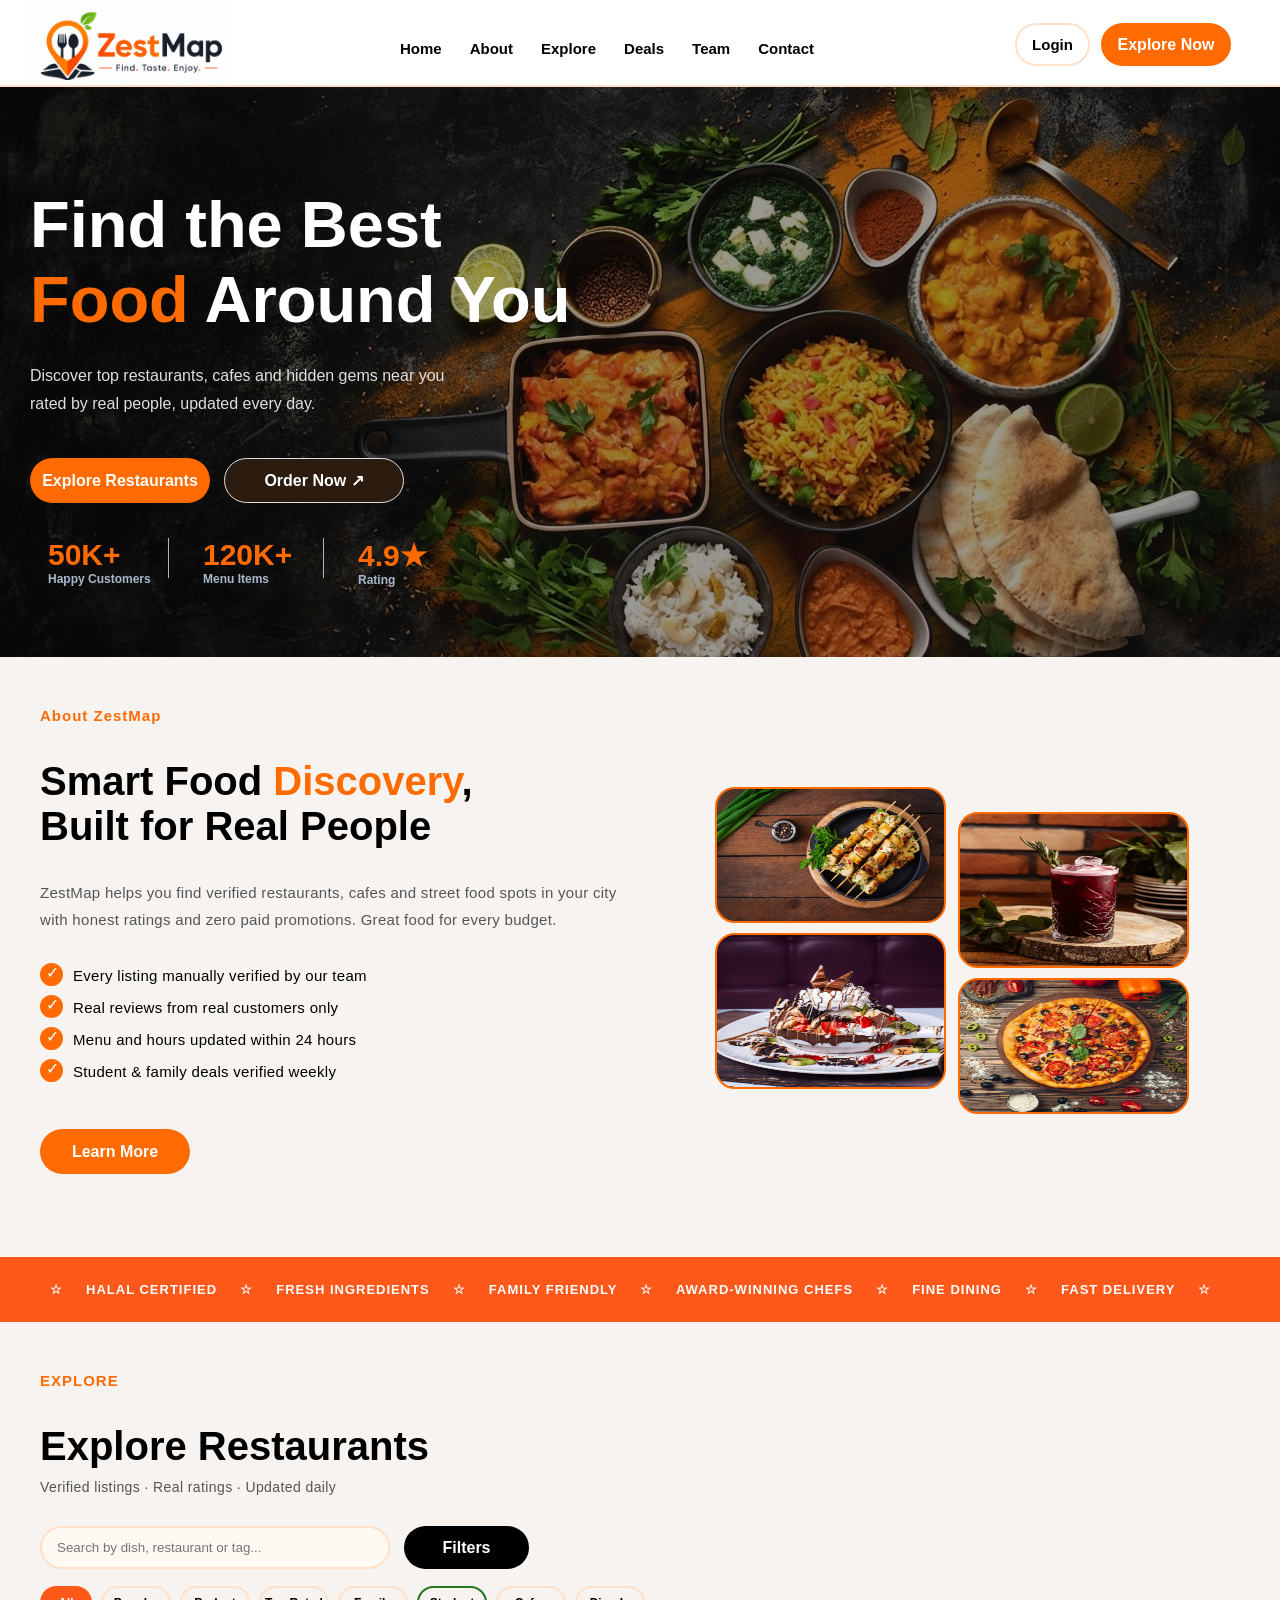
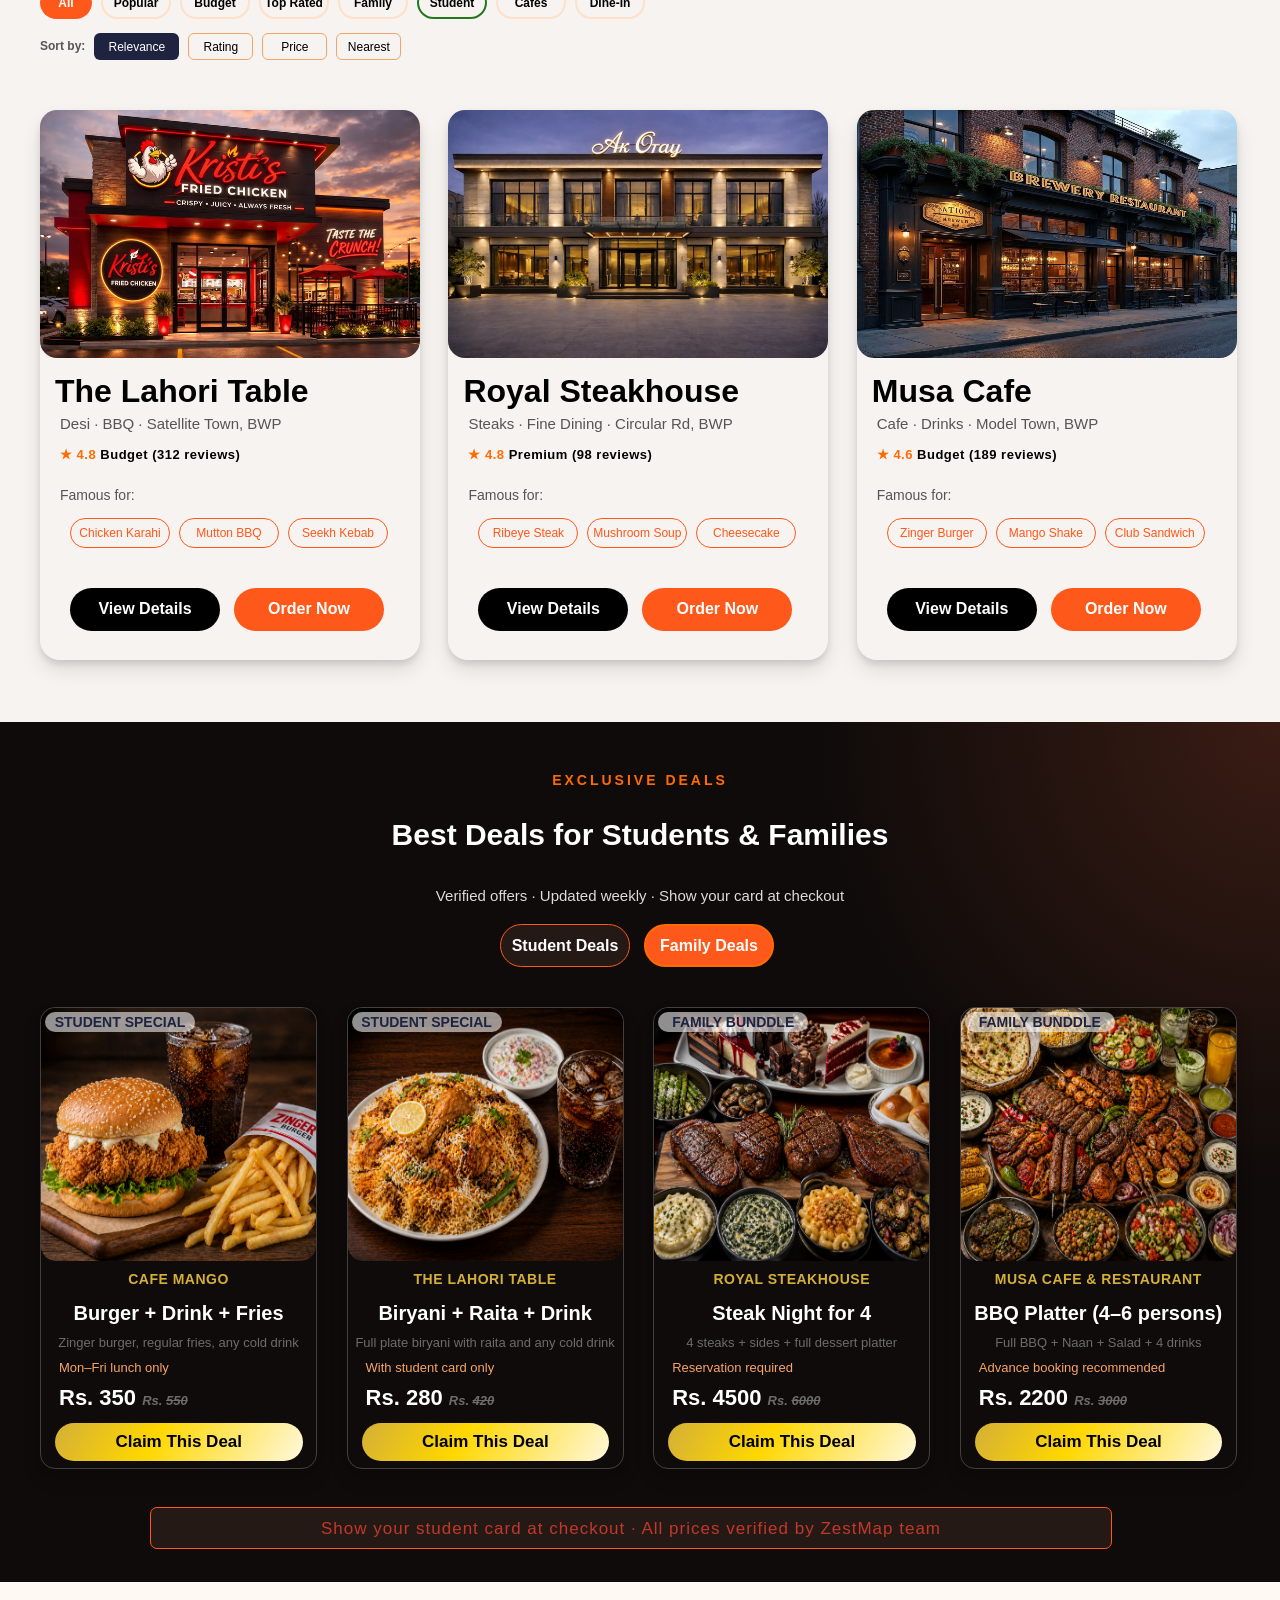
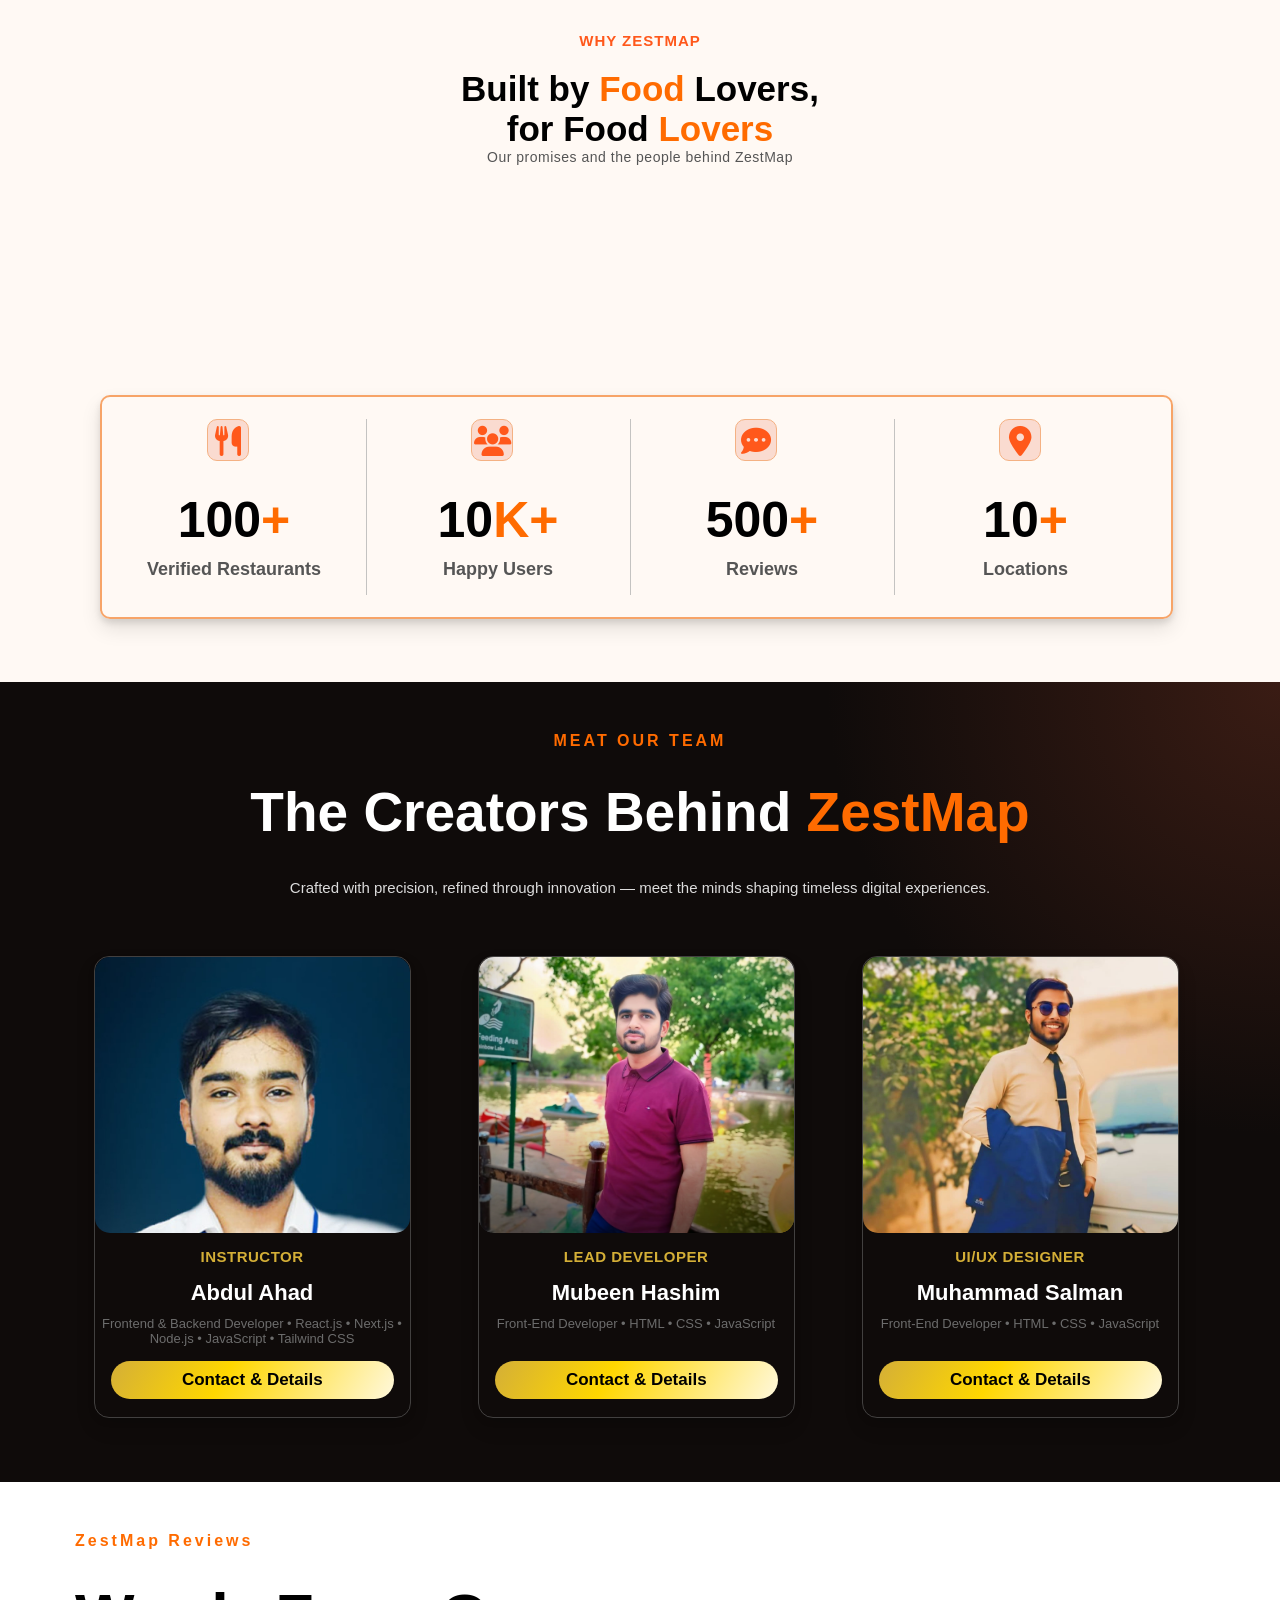
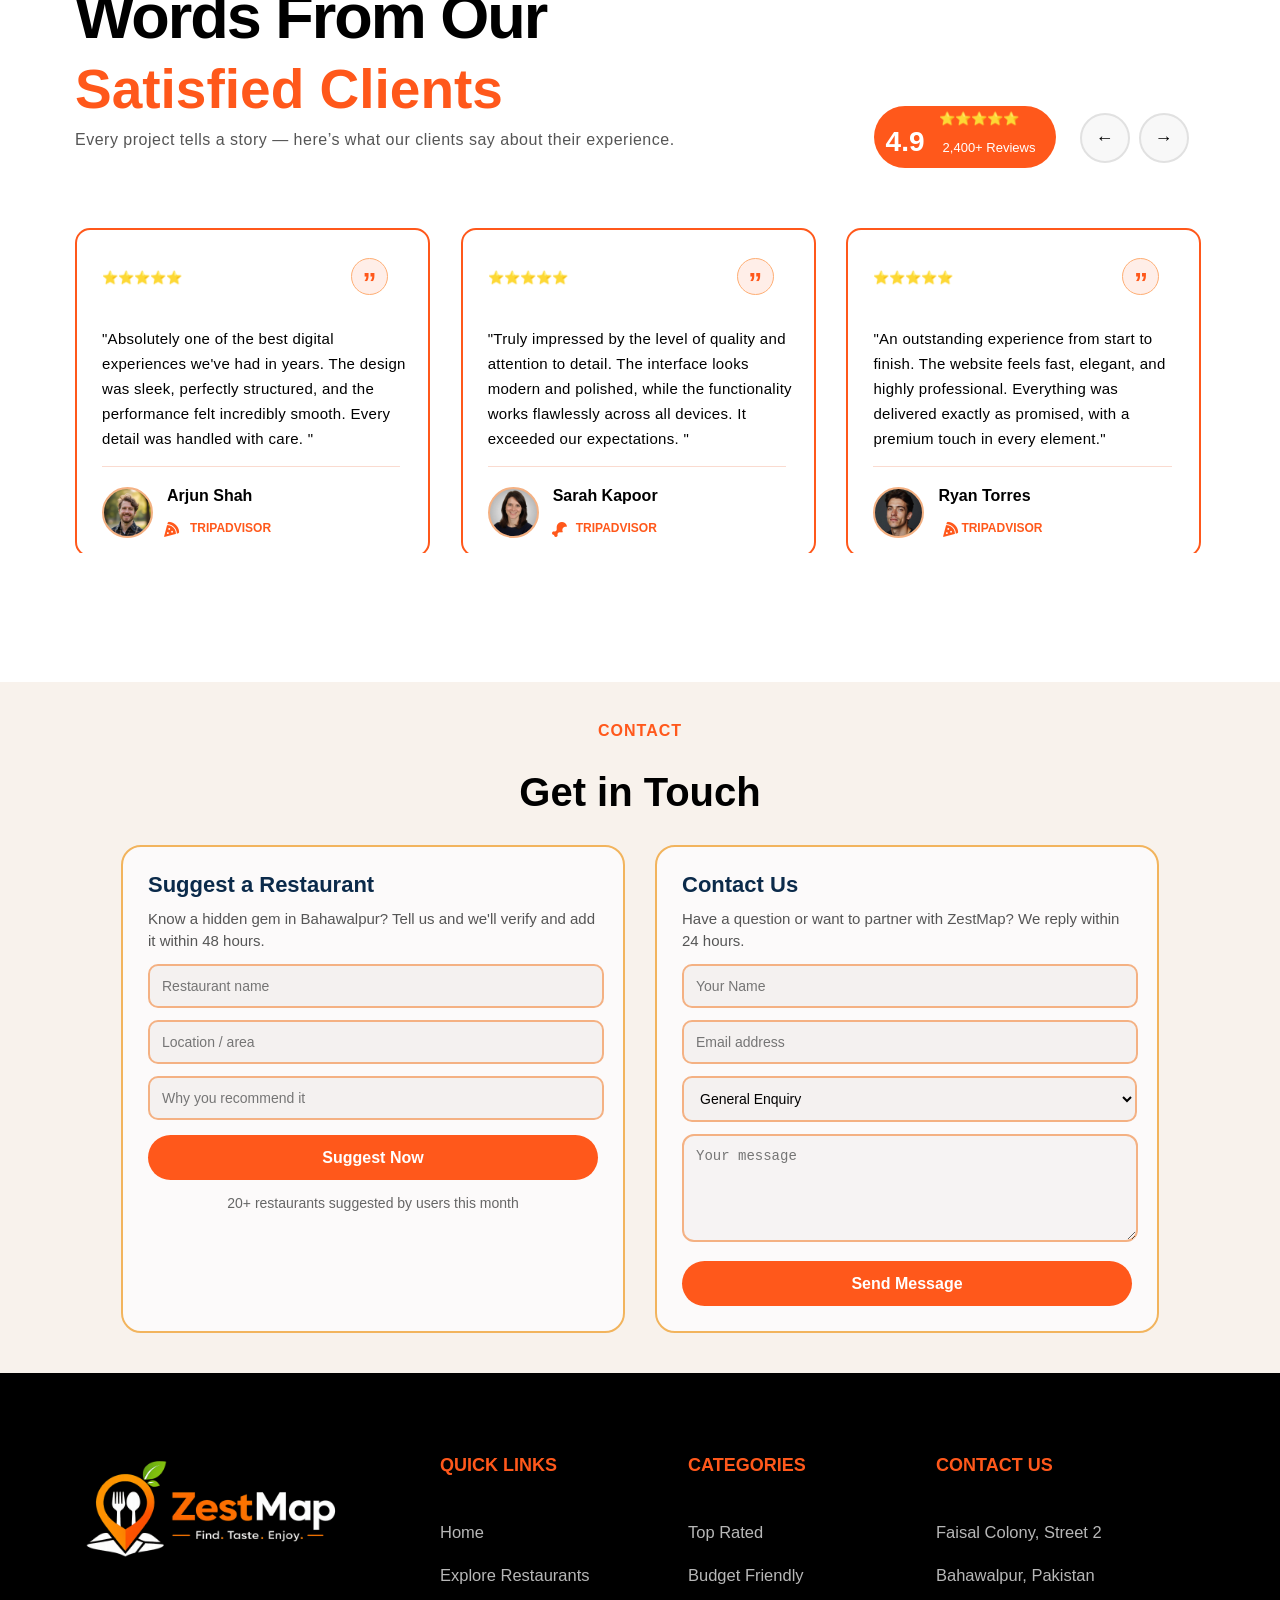
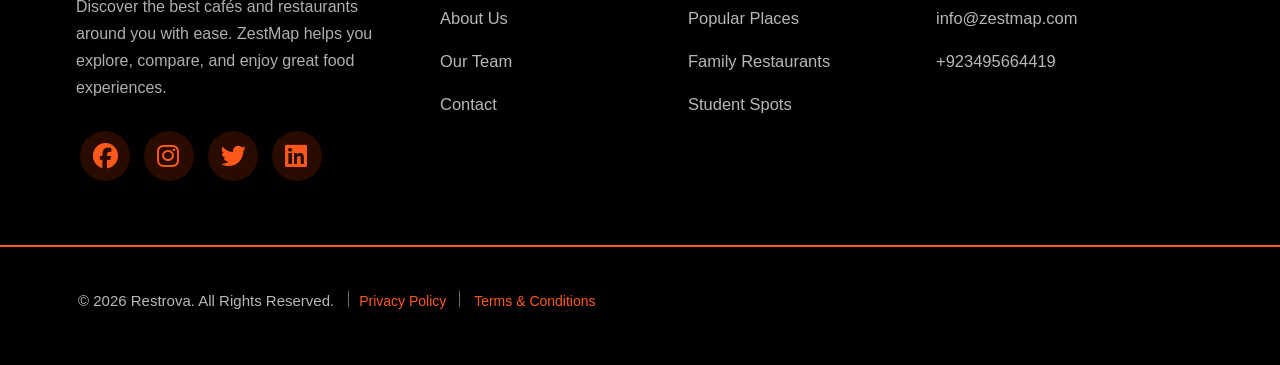
<file: index.html>
<!DOCTYPE html>
<html lang="en">
<head>
    <meta charset="UTF-8">
    <meta name="viewport" content="width=device-width, initial-scale=1.0">
    <title>ZestMap</title>
    <link rel="stylesheet" href="/index.css">
    <link rel="stylesheet" href="https://cdnjs.cloudflare.com/ajax/libs/font-awesome/6.5.0/css/all.min.css">
</head>
<body>
   <header id="header-container">
    <a href=""><div id="logo"></div></a>
    
    <div id="header-links">
        <ul>
            <li class="a-links"><a class="a-links" class="a-links" href="">Home</a></li>
            <li class="a-links"><a class="a-links" href="#hero-cards">About</a></li>
            <li class="a-links"><a class="a-links" href="#explore-container">Explore</a></li>
            <li class="a-links"><a class="a-links" href="#deals-container">Deals</a></li>
            <li class="a-links"><a class="a-links" href="#team-container">Team</a></li>
            <li class="a-links"><a class="a-links" href="#container">Contact</a></li>
        </ul>
    </div>
    <button class="login">Login</button>
    <button class="Explore">Explore Now</button>
   <!-- Hamburger menu button for mobile -->
   <button class="hamburger" id="hamburger-btn" aria-label="Toggle menu">
     <span></span><span></span><span></span>
   </button>
   </header> 

   <!-- Hero -->
    <div id="hero-container">
        <h1 class="heading-hero">Find the Best <br> <span>Food</span> Around You</h1>
        <p class="hero-para">Discover top restaurants, cafes and hidden gems near you <br>rated by real people, updated every day.</p>
        <button class="Explore2">Explore Restaurants</button>
        <button class="Explore3">Order Now ↗</button>
        <div class="hero-items"><p>50K+</p>
        <p class="customwra">Happy Customers</p></div>
        <div class="hero-items2"><p>120K+</p>
        <p class="customwra">Menu Items</p></div>
        <div class="hero-items3"><p>4.9★</p>
        <p class="customwra">Rating</p></div>
    </div>
    <!-- -----------cards-container------ -->
     <!-- <div id="full-container"> -->
        <div id="hero-cards">
            <div id="cards-container">
                <p class="zest-map">About ZestMap</p>
                <h1 class="about-heading">Smart Food <Span>Discovery</Span>, <br>
Built for Real People</h1>
<p class="about-para">ZestMap helps you find verified restaurants, cafes and street food spots in your city <br> with honest ratings and zero paid promotions. Great food for every budget.</p>
<div class="checklist">
<div class="checklists1">
  <div class="check-item">
    <div class="check-icon">✓</div>
  </div>
  <p class="check-text">Every listing manually verified by our team</p>
</div>
<div class="checklists">
  <div class="check-item">
    <div class="check-icon">✓</div>
    </div>
    <p class="check-text">Real reviews from real customers only</p>
  </div>
<div class="checklists">
  <div class="check-item">
    <div class="check-icon">✓</div>
    </div>
    <p class="check-text">Menu and hours updated within 24 hours</p>
  </div>
<div class="checklists">
  <div class="check-item">
    <div class="check-icon">✓</div>
    </div>
    <p class="check-text">Student & family deals verified weekly</p>
  </div>

</div>
<button class="learn-btn">Learn More</button>

</div>
    <div id="cards-container2">
        <div class="card1"></div>
        <div class="card2"></div>
        <div class="card3"></div>
        <div class="card4"></div>
    </div>
        </div>
        <div class="patti-orange">
          <p class="HALAL">☆ &nbsp;&nbsp;&nbsp; HALAL CERTIFIED &nbsp;&nbsp;&nbsp; ☆ &nbsp;&nbsp;&nbsp; FRESH INGREDIENTS &nbsp;&nbsp;&nbsp; ☆ &nbsp;&nbsp;&nbsp; FAMILY FRIENDLY &nbsp;&nbsp;&nbsp; ☆ &nbsp;&nbsp;&nbsp; AWARD-WINNING CHEFS &nbsp;&nbsp;&nbsp; ☆ &nbsp;&nbsp;&nbsp; FINE DINING &nbsp;&nbsp;&nbsp; ☆ &nbsp;&nbsp;&nbsp; FAST DELIVERY &nbsp;&nbsp;&nbsp; ☆</p>
          
        </div>
        <!-- ------------------ -->
<div id="explore-container">
  <p class="zest-map2">EXPLORE</p>
  <H1 class="about-heading">Explore Restaurants</H1>
  <p class="about-para2">Verified listings · Real ratings · Updated daily</p>
  <input class="searh-input" type="search" name="" id="" placeholder="Search by dish, restaurant or tag...">
  <button class="filter-btn">Filters</button>
  <div class="buttons">
  <button class="all-btn">All</button>
  <button class="all-btn1">Popular</button>
  <button class="all-btn1">Budget</button>
  <button class="all-btn1">Top Rated</button>
  <button class="all-btn1">Family</button>
  <button class="all-btns">Student</button>
  <button class="all-btn1">Cafes</button>
  <button class="all-btn1">Dine-In</button>
  </div>
<div class="sortt">
  <p class="sort">Sort by:</p>
  <button class="btn-sort">Relevance</button>
  <button class="btn-sort1">Rating</button>
  <button class="btn-sort1">Price</button>
  <button class="btn-sort1">Nearest</button>
</div>
<div class="top-cards">
  <div class="cards-box">
    <div class="cards-pic1"></div>
    <h2 class="resturant-name">The Lahori Table</h2>
    <p class="pins">Desi · BBQ · Satellite Town, BWP</p>
    <p class="rating-review"><span>★ 4.8 </span> Budget  (312 reviews)</p>
    <p class="famous">Famous for:</p>
    <button class="items-btn1">Chicken Karahi</button>
    <button class="items-btn">Mutton BBQ</button>
    <button class="items-btn">Seekh Kebab</button>
    <br>
    <button class="resturant-btn">View Details</button>
    <button class="resturant-btn1">Order Now</button>
  </div>
  <div class="cards-box">
    <div class="cards-pic2">
      
    </div>
    <p class="resturant-name">Royal Steakhouse</p>
    <p class="pins">Steaks · Fine Dining · Circular Rd, BWP</p>
    <p class="rating-review"><span>★ 4.8 </span> Premium  (98 reviews)</p>
    <p class="famous">Famous for:</p>
    <button class="items-btn1">Ribeye Steak</button>
    <button class="items-btn">Mushroom Soup</button>
    <button class="items-btn">Cheesecake</button>
    <br>
    <button class="resturant-btn">View Details</button>
    <button class="resturant-btn1">Order Now</button>
  </div>
  <div class="cards-box">
    <div class="cards-pic3">
      
    </div>
    <p class="resturant-name">Musa Cafe</p>
    <p class="pins">Cafe · Drinks · Model Town, BWP</p>
    <p class="rating-review"><span>★ 4.6 </span>Budget  (189 reviews)</p>
    <p class="famous">Famous for:</p>
    <button class="items-btn1">Zinger Burger</button>
    <button class="items-btn">Mango Shake</button>
    <button class="items-btn">Club Sandwich</button>
    <br>
    <button class="resturant-btn">View Details</button>
    <button class="resturant-btn1">Order Now</button>
  </div>
</div>
</div>        
    <!-- -------------------- -->
<div id="deals-container">
  <p class="exclusiv-deals">EXCLUSIVE DEALS</p>
  <H1 class="deals-heading">Best Deals for Students & Families</H1>
  <p class="pins1">Verified offers · Updated weekly · Show your card at checkout</p>
  <button class="deals-btn">Student Deals</button>
  <button class="deals-btn2">Family Deals</button>
  <div id="deals-cards">
    <div class="cardsbox">
      <div class="cardsbox-pic">
        <button class="deal-name">STUDENT SPECIAL</button>
      </div>
      <p class="restu-name">CAFE MANGO</p>
      <p class="items-name">Burger + Drink + Fries</p>
      <p class="food-items">Zinger burger, regular fries, any cold drink</p>
      <P class="TIME">Mon–Fri lunch only</P>
      <p class="price">Rs. 350 <i>Rs. <strike>550</strike></i></p>
      <button class="claim-btn">Claim This Deal</button>
    </div>
    <div class="cardsbox">
      <div class="cardsbox-pic2">
        <button class="deal-name">STUDENT SPECIAL</button>
      </div>
      <p class="restu-name">THE LAHORI TABLE</p>
      <p class="items-name">Biryani + Raita + Drink</p>
      <p class="food-items">Full plate biryani with raita and any cold drink</p>
      <P class="TIME">With student card only</P>
      <p class="price">Rs. 280 <i>Rs. <strike>420</strike></i></p>
      <button class="claim-btn">Claim This Deal</button>
    </div>
    <div class="cardsbox">
      <div class="cardsbox-pic3">
        <button class="deal-name">FAMILY BUNDDLE</button>
      </div>
      <p class="restu-name">ROYAL STEAKHOUSE</p>
      <p class="items-name">Steak Night for 4</p>
      <p class="food-items">4 steaks + sides + full dessert platter</p>
      <P class="TIME">Reservation required</P>
      <p class="price">Rs. 4500 <i>Rs. <strike>6000</strike></i></p>
      <button class="claim-btn">Claim This Deal</button>
    </div>
    <div class="cardsbox">
      <div class="cardsbox-pic4">
        <button class="deal-name">FAMILY BUNDDLE</button>
      </div>
      <p class="restu-name">MUSA CAFE & RESTAURANT</p>
      <p class="items-name">BBQ Platter (4–6 persons)</p>
      <p class="food-items">Full BBQ + Naan + Salad + 4 drinks</p>
      <P class="TIME">Advance booking recommended</P>
      <p class="price">Rs. 2200 <i>Rs. <strike>3000</strike></i></p>
      <button class="claim-btn">Claim This Deal</button>
    </div>
  </div>
  <div id="claim-deals">
    <p class="banner-text">Show your student card at checkout  ·  All prices verified by ZestMap team</p>
  </div>
</div>
     <!-- ----------------- -->

<div id="why-container">
  <p class="zest-text">WHY ZESTMAP</p>
  <p class="trust-head">Built by <span>Food</span> Lovers, <br>
for Food <span>Lovers</span></p>
<p class="promise-txt">Our promises and the people behind ZestMap</p>
<div id="trust-container">
  <div class="trust-box">
    <div class="icon1"><i class="fas fa-shield-alt"></i></div>
    <p class="verified">Verified Listings</p>
    <p class="verfied-text">Every restaurant is confirmed before going live on ZestMap</p>
  </div>
  <div class="trust-box">
    <div class="icon1"><i class="fas fa-star"></i></div>
    <p class="verified">Honest Reviews</p>
    <p class="verfied-text">Zero paid placements. Only genuine customer feedback</p>
  </div>
  <div class="trust-box">
    <div class="icon1"><i class="fas fa-bolt"></i></div>
    <p class="verified">Fast Updates</p>
    <p class="verfied-text">Menus and timings updated within 24 hours of any change</p>
  </div>
  <div class="trust-box">
    <div class="icon1"><i class="fas fa-coins"></i></div>
    <p class="verified">All Budgets</p>
    <p class="verfied-text">From low to premium, we have food for every budget level</p>
  </div>
</div>
<div id="numbers-container">
  <div class="full-box">
  <div class="box-no">
    <div class="icons"><i class="fas fa-utensils"></i></div>
    
    <h1 class="number-head">100<span>+</span></h1>
    <p class="number-text">Verified Restaurants</p>
    
  </div>
  </div>
  <div class="full-box">
  <div class="box-no">
    <div class="icons"><i class="fas fa-users"></i></div>
    
    <h1 class="number-head">10<span>K+</span></h1>
    <p class="number-text">Happy Users</p>
    
  </div>
  </div>
  <div class="full-box">
  <div class="box-no">
    <div class="icons"><i class="fas fa-comment-dots"></i></div>
    
    <h1 class="number-head">500<span>+</span></h1>
    <p class="number-text">Reviews</p>
  </div>
  </div>
  <div class="full-box">
  <div class="box-noo">
    <div class="icons"><i class="fas fa-map-marker-alt"></i></div>
    
    <h1 class="number-head">10<span>+</span></h1>
    <p class="number-text">Locations</p>
    
  </div>
  </div>
</div>
</div> 
 <!---------------team-----------------  -->
<div id="team-container">
  <p class="exclusiv-team">MEAT OUR TEAM</p>
  <H1 class="team-heading">The Creators Behind <span>ZestMap</span> </H1>
  <p class="pins1">Crafted with precision, refined through innovation — meet the minds shaping timeless digital experiences.</p>

  <div id="container-cards">
<div class="team-box">
  <div class="team-image1"></div>
  <p class="post-name">INSTRUCTOR</p>
  <P class="person-name" >Abdul Ahad</P>
  <p class="skills">Frontend & Backend Developer • React.js • Next.js • Node.js • JavaScript • Tailwind CSS </p>
  <button class="contact-btn1"> Contact & Details</button>
</div>
<div class="team-box">
  <div class="team-image2"></div>
  <p class="post-name">LEAD DEVELOPER</p>
  <P class="person-name" >Mubeen Hashim</P>
  <p class="skills">Front-End Developer • HTML • CSS • JavaScript</p>
  <button class="contact-btn"> Contact & Details</button>
</div>
<div class="team-box">
  <div class="team-image3"></div>
  <p class="post-name">UI/UX DESIGNER</p>
  <P class="person-name" >Muhammad Salman</P>
  <p class="skills">Front-End Developer • HTML • CSS • JavaScript</p>
  <button class="contact-btn"> Contact & Details</button>
</div>
  </div>
</div>
   <!----------------  -->
   <div id="review-container">
    <p class="review-text">ZestMap Reviews</p>
    <h1 class="review-heading">Words From Our</h1>
    <h1 class="review-heading2">Satisfied Clients</h1>
    <p class="review-pins">Every project tells a story — here’s what our clients say about their experience.</p>
    <div class="div-rating">
      <p class="rate">4.9</p>
      <p class="star">⭐⭐⭐⭐⭐</p>
      
      <p class="reviewss">2,400+ Reviews</p>
    </div>
    <button class="arrow-btn">←</button>
    <button class="arrow-btn2">→</button>
    <div id="review-cards">
      <div class="review-box">
        <p class="starr">⭐⭐⭐⭐⭐</p>
        <button class="arroow-btn">”</button>
        <p class="review-para">"Absolutely one of the best digital <br> experiences we've had in years. The design was sleek, perfectly structured, and the performance felt incredibly smooth. Every detail was handled with care. "</p>
        <div class="profile">
          <div class="profile-circle"></div>
          <p class="profile-name">Arjun Shah</p>
          <i class="fas fa-pizza-slice"></i>
          <p class="specs">TRIPADVISOR</p>
        </div>
      </div>
      <div class="review-box">
        <p class="starr">⭐⭐⭐⭐⭐</p>
        <button class="arroow-btn">”</button>
        <p class="review-para">"Truly impressed by the level of quality and attention to detail. The interface looks <br> modern and polished, while the functionality works flawlessly across all devices. It exceeded our expectations. "</p>
        <div class="profile">
          <div class="profile-circle1"></div>
          <p class="profile-name">Sarah Kapoor</p>
          <i class="fas fa-drumstick-bite"></i>
          <p class="specs">TRIPADVISOR</p>
        </div>
      </div>
      <div class="review-box">
        <p class="starr">⭐⭐⭐⭐⭐</p>
        <button class="arroow-btn">”</button>
        <p class="review-para">"An outstanding experience from start to <br> finish. The website feels fast, elegant, and highly professional. Everything was <br> delivered exactly as promised, with a <br>premium touch in every element."</p>
        <div class="profile">
          <div class="profile-circle2"></div>
          <p class="profile-name">Ryan Torres</p>
          <i class="fas fa-pizza-slice"></i>
          <p class="specs">TRIPADVISOR</p>
        </div>
      </div>
    </div>
   </div>
    
    <!-- ------------form------------ -->
     <div id="container">

  <p class="tag">CONTACT</p>
  <h1 class="title">Get in Touch</h1>

  <div class="row">

    <!-- Left Box -->
    <div class="card">
      <h2 class="card-title">Suggest a Restaurant</h2>
      <p class="card-text">
        Know a hidden gem in Bahawalpur? Tell us and we'll verify and add it within 48 hours.
      </p>

      <input class="input" type="text" placeholder="Restaurant name">
      <input class="input" type="text" placeholder="Location / area">
      <input class="input" type="text" placeholder="Why you recommend it">

      <button class="btn">Suggest Now</button>

      <p class="footer-text">20+ restaurants suggested by users this month</p>
    </div>

    <!-- Right Box -->
    <div class="card">
      <h2 class="card-title">Contact Us</h2>
      <p class="card-text">
        Have a question or want to partner with ZestMap? We reply within 24 hours.
      </p>

      <input class="input" type="text" placeholder="Your Name">
      <input class="input" type="email" placeholder="Email address">

      <select class="input1">
        <option>General Enquiry</option>
      </select>

      <textarea class="textarea" placeholder="Your message"></textarea>

      <button class="btn">Send Message</button>
    </div>

  </div>

</div>

<!-- -----footer-------- -->
 <div id="fotter">
        <div class="first">
          <a href=""><div class="fotter-logo"></div></a>
            <p class="fotter-para">Discover the best cafés and restaurants around you with ease. ZestMap helps you explore, compare, and enjoy great food experiences.</p>
            <div class="social-icons">

  <div class="icon"><a href="#"><i class="fab fa-facebook"></i></a></div>
  <div class="icon"><a href="#"><i class="fab fa-instagram"></i></a></div>
  <div class="icon"><a href="#"><i class="fab fa-twitter"></i></a></div>
  <div class="icon"><a href="#"><i class="fab fa-linkedin"></i></a></div>
</div>
        </div>
        <div class="fotter-box">
            <h3 class="menu-head">QUICK LINKS</h3>
            <ul>
          <li class="fotter-link1"><a href="#" class="fotter-link1">Home</a></li>
          <li class="fotter-link"><a href="#" class="fotter-link">Explore Restaurants</a></li>
          <li class="fotter-link"><a href="#" class="fotter-link">About Us</a></li>
          <li class="fotter-link"><a href="#" class="fotter-link">Our Team</a></li>
          <li class="fotter-link"><a href="#" class="fotter-link">Contact</a></li>
          
        </ul>
        </div>
        <div class="fotter-box1">
            <h3 class="menu-head">CATEGORIES</h3>
             <ul>
          <li class="fotter-link1"><a href="#" class="fotter-link1">Top Rated</a></li>
          <li class="fotter-list-item"><a href="#" class="fotter-link">Budget Friendly</a></li>
          <li class="fotter-list-item"><a href="#" class="fotter-link">Popular Places</a></li>
          <li class="fotter-list-item"><a href="#" class="fotter-link">Family Restaurants</a></li>
          <li class="fotter-list-item"><a href="#" class="fotter-link">Student Spots</a></li>
        </ul>
        </div>
        <div class="fotter-box2">
            <h3 class="menu-head">CONTACT US</h3>
             <ul>
          <li class="fotter-link1"><a href="#" class="fotter-link1">Faisal Colony, Street 2 <br>Bahawalpur,  Pakistan</a></li>
          <li class="fotter-list-item"><a href="#" class="fotter-link">info@zestmap.com</a></li>
          <li class="fotter-list-item"><a href="#" class="fotter-link">+923495664419</a></li>
        </ul>
        </div>
        </div>
        <div id="last-fotter">
    <p class="copyright">© 2026 Restrova. All Rights Reserved.</p>
    <div id="privacy">
      <a class="privacy" href="">Privacy Policy</a>
      </div>
      <div id="privacy2">
      <a class="privacy2" href="">Terms & Conditions</a>
    </div>
  </div>

     
    
     
<script>
// ── 1. STICKY HEADER WITH SHADOW ON SCROLL ──────────────────────────────────
const header = document.getElementById('header-container');
window.addEventListener('scroll', () => {
  if (window.scrollY > 10) {
    header.style.boxShadow = '0 2px 18px rgba(255,107,0,0.13)';
    header.style.background = 'rgba(255,255,255,0.98)';
    header.style.position = 'sticky';
    header.style.top = '0';
    header.style.zIndex = '1000';
  } else {
    header.style.boxShadow = '';
    header.style.background = '';
  }
});

// ── 2. HAMBURGER MOBILE MENU ────────────────────────────────────────────────
const hamburgerBtn = document.getElementById('hamburger-btn');
const headerLinks = document.getElementById('header-links');
hamburgerBtn.addEventListener('click', () => {
  headerLinks.classList.toggle('mobile-open');
  hamburgerBtn.classList.toggle('active');
});
// Close menu when a nav link is clicked
document.querySelectorAll('#header-links a').forEach(link => {
  link.addEventListener('click', () => {
    headerLinks.classList.remove('mobile-open');
    hamburgerBtn.classList.remove('active');
  });
});

// ── 3. SMOOTH SCROLLING FOR NAV LINKS ───────────────────────────────────────
document.querySelectorAll('a[href^="#"]').forEach(anchor => {
  anchor.addEventListener('click', function(e) {
    const target = document.querySelector(this.getAttribute('href'));
    if (target) {
      e.preventDefault();
      target.scrollIntoView({ behavior: 'smooth', block: 'start' });
    }
  });
});

// ── 4. ACTIVE NAV LINK HIGHLIGHTING ON SCROLL ───────────────────────────────
const sections = document.querySelectorAll('[id]');
const navLinks = document.querySelectorAll('#header-links a');
window.addEventListener('scroll', () => {
  let current = '';
  sections.forEach(section => {
    if (window.scrollY >= section.offsetTop - 100) {
      current = section.id;
    }
  });
  navLinks.forEach(link => {
    link.style.color = '';
    if (link.getAttribute('href') === '#' + current) {
      link.style.color = '#FF6B00';
    }
  });
});

// ── 5. REVIEW SLIDER (arrow buttons) ────────────────────────────────────────
const reviewCards = document.getElementById('review-cards');
const leftBtn = document.querySelector('.arrow-btn');
const rightBtn = document.querySelector('.arrow-btn2');
if (reviewCards && leftBtn && rightBtn) {
  rightBtn.addEventListener('click', () => {
    reviewCards.scrollBy({ left: 380, behavior: 'smooth' });
  });
  leftBtn.addEventListener('click', () => {
    reviewCards.scrollBy({ left: -380, behavior: 'smooth' });
  });
}

// ── 6. FILTER CATEGORY BUTTONS (active toggle) ──────────────────────────────
const filterBtns = document.querySelectorAll('.buttons button');
filterBtns.forEach(btn => {
  btn.addEventListener('click', () => {
    filterBtns.forEach(b => {
      b.style.backgroundColor = '';
      b.style.color = '';
      b.style.borderColor = '';
    });
    btn.style.backgroundColor = '#FF581B';
    btn.style.color = 'white';
    btn.style.borderColor = '#FF581B';
  });
});

// ── 7. SORT BUTTONS (active toggle) ─────────────────────────────────────────
const sortBtns = document.querySelectorAll('.btn-sort, .btn-sort1');
sortBtns.forEach(btn => {
  btn.addEventListener('click', () => {
    sortBtns.forEach(b => {
      b.style.backgroundColor = '';
      b.style.color = '';
      b.style.border = '';
    });
    btn.style.backgroundColor = '#1E2340';
    btn.style.color = 'white';
    btn.style.border = 'none';
  });
});

// ── 8. DEALS TAB TOGGLE (Student / Family) ──────────────────────────────────
const dealsBtn = document.querySelector('.deals-btn');
const dealsBtn2 = document.querySelector('.deals-btn2');
const dealCards = document.querySelectorAll('.cardsbox');
if (dealsBtn && dealsBtn2) {
  dealsBtn.addEventListener('click', () => {
    dealsBtn.style.backgroundColor = '#FF581B';
    dealsBtn.style.borderColor = '#FF6B00';
    dealsBtn2.style.backgroundColor = '#251915';
    dealsBtn2.style.borderColor = '#FF6B00';
    dealCards.forEach((card, i) => {
      card.style.display = (i < 2) ? '' : 'none';
    });
  });
  dealsBtn2.addEventListener('click', () => {
    dealsBtn2.style.backgroundColor = '#FF581B';
    dealsBtn.style.backgroundColor = '#251915';
    dealsBtn.style.borderColor = '#FF581B';
    dealCards.forEach((card, i) => {
      card.style.display = (i >= 2) ? '' : 'none';
    });
  });
}

// ── 9. FORM VALIDATION + SUCCESS TOAST ──────────────────────────────────────
function showToast(msg) {
  const toast = document.createElement('div');
  toast.textContent = msg;
  toast.style.cssText = `
    position:fixed; bottom:30px; right:30px; background:#FF581B; color:white;
    padding:14px 24px; border-radius:12px; font-family:Arial,sans-serif;
    font-size:15px; font-weight:bold; z-index:9999;
    box-shadow:0 4px 20px rgba(255,88,27,0.4);
    animation: fadeInUp 0.4s ease;
  `;
  document.body.appendChild(toast);
  setTimeout(() => { toast.style.opacity='0'; toast.style.transition='opacity 0.5s'; }, 2500);
  setTimeout(() => toast.remove(), 3100);
}

document.querySelectorAll('.btn').forEach(btn => {
  btn.addEventListener('click', function() {
    const card = this.closest('.card');
    const inputs = card.querySelectorAll('input, textarea');
    let valid = true;
    inputs.forEach(inp => {
      if (!inp.value.trim()) {
        inp.style.border = '2px solid #C0392B';
        valid = false;
      } else {
        inp.style.border = '2px solid #4CAF50';
      }
    });
    if (valid) {
      showToast('✅ Submitted successfully!');
      inputs.forEach(inp => { inp.value = ''; inp.style.border = '2px solid #f4b183'; });
    } else {
      showToast('⚠️ Please fill all fields.');
    }
  });
});

// ── 10. SCROLL-REVEAL ANIMATION ─────────────────────────────────────────────
const style = document.createElement('style');
style.textContent = `
  @keyframes fadeInUp {
    from { opacity:0; transform:translateY(30px); }
    to   { opacity:1; transform:translateY(0); }
  }
  .reveal { opacity:0; transform:translateY(30px); transition: opacity 0.6s ease, transform 0.6s ease; }
  .reveal.visible { opacity:1; transform:translateY(0); }
`;
document.head.appendChild(style);

const revealTargets = document.querySelectorAll(
  '.cards-box, .cardsbox, .team-box, .review-box, .trust-box, .full-box'
);
revealTargets.forEach(el => el.classList.add('reveal'));

const observer = new IntersectionObserver(entries => {
  entries.forEach(entry => {
    if (entry.isIntersecting) {
      entry.target.classList.add('visible');
      observer.unobserve(entry.target);
    }
  });
}, { threshold: 0.12 });

revealTargets.forEach(el => observer.observe(el));

// ── 11. BACK TO TOP BUTTON ──────────────────────────────────────────────────
const backTop = document.createElement('button');
backTop.innerHTML = '↑';
backTop.id = 'back-to-top';
backTop.style.cssText = `
  display:none; position:fixed; bottom:80px; right:30px;
  width:48px; height:48px; border-radius:50%; background:#FF581B;
  color:white; border:none; font-size:22px; font-weight:bold;
  cursor:pointer; z-index:9998;
  box-shadow:0 4px 16px rgba(255,88,27,0.35);
  transition: opacity 0.3s ease;
`;
document.body.appendChild(backTop);
window.addEventListener('scroll', () => {
  backTop.style.display = window.scrollY > 400 ? 'block' : 'none';
});
backTop.addEventListener('click', () => {
  window.scrollTo({ top: 0, behavior: 'smooth' });
});
</script>
</body>
</html>
</file>
<file: index.css>
*{
    padding: 0%;
    margin: 0%;
}
#header-container{
    width: 100%;
    height: 85px;
    border-bottom: 2px solid #FFE0C8;
    /* border: 1px solid red; */
    /* display: flex; */
    /* background: linear-gradient(90deg, #ff6a00, #ffb703); */
}
#logo{
    width: 200px;
    height: 80px;
    background-image: url(/images/Zest\ Map\ logo.png);
    background-size: cover;
    display: inline-block;
    vertical-align: top;
    margin-left: 30px;
}
#header-links{
    width: 500px;
    height: 50px;
    margin-top: 40px;
    /* border: 1px solid black; */
    margin-left: 142px;
     display: inline-block;
    vertical-align: top;

}
.a-links{
    text-decoration: none;
    display: inline-block;
    vertical-align: top;
    color: black;
    font-size: 15px;
    font-weight: bold;
    font-family: Arial, Helvetica, sans-serif;
    padding-left: 12px;
    
}
.a-links:hover{

    color: #FF6B00;
    text-decoration: underline 2px black;
    transition: 0.5s;
}
.login{
    width: 75px;
    height: 43px;
    border: 2px solid #FFE0C8;
    border-radius: 25px;
    margin-top: 23px;
    margin-left: 135px;
    color: black;
     font-size: 15px;
     font-family: sans-serif;
    font-weight: bold;
    background-color: white;
     display: inline-block;
    vertical-align: top;
}
.login:hover{
    border: 2px solid #FF6B00;
    color: #FF6B00;
    transition: 0.5s;
}
.Explore{
    width: 130px;
    height: 43px;
    border: none;
    color: white;
    /* border: 2px solid #FFE0C8; */
    border-radius: 25px;
    margin-top: 23px;
    margin-left: 7px;
    font-weight: bold;
    font-size: 16px;
    font-family: sans-serif;
    background-color: #FF6B00;
     display: inline-block;
    vertical-align: top;
}
.Explore:hover{
    background-color: #C0392B;
    transition: 0.5s;
}
/* ------------hero-------- */
#hero-container{
    width: 100%;
    height: 570px;
    /* border: 2px solid red; */
    background-image: url(/images/Gemini_Generated_Image_.png);
    background-position: center;
    background-blend-mode: darken;
    /* border-bottom-left-radius: 50% 40px;
  border-bottom-right-radius: 50% 40px; */
    background-color: rgba(0, 0, 0, 0.395);
}
.heading-hero{
    font-family: sans-serif;
    font-size: 65px;
    font-weight: 600;
    padding-top: 100px;
    color: white;
    padding-left: 30px;
}
span{
    color: #FF6B00;
}
.hero-para{
    font-family: Arial, Helvetica, sans-serif;
    font-size: 16px;
    color: #dedfe1;
    padding-top: 25px;
    padding-left: 30px;
    line-height: 28px;
}
.Explore2{
    width: 180px;
    height: 45px;
    border: none;
    color: white;
    /* border: 2px solid #FFE0C8; */
    border-radius: 30px;
    margin-top: 40px;
    margin-left: 30px;
    font-weight: bold;
    font-size: 16px;
    font-family: sans-serif;
    background-color: #FF6B00;
     display: inline-block;
    vertical-align: top;
     transition: transform 0.3s ease;
}
.Explore2:hover{
    background-color: white;
    color: #FF6B00;
    transition: 0.5s;
     transform: scale(1.05);
}
.Explore3{
    width: 180px;
    height: 45px;
    border: 1px solid #dedfe1;
    color: white;
    /* border: 2px solid #FFE0C8; */
    border-radius: 30px;
    margin-top: 40px;
    margin-left: 10px;
    font-weight: bold;
    font-size: 16px;
    font-family: sans-serif;
    background-color: #2B1C0F;
     display: inline-block;
    vertical-align: top;
     transition: transform 0.3s ease;
}
.Explore3:hover{
    background-color: #51443c;
    transition: 0.5s;
     transform: scale(1.05);
}
.hero-items{
    border-right: 1px solid #A8B8CC;
    width: 120px;
    height: 40px;
    margin-top: 120px;
    padding-left: 20px;
    /* padding-top: -20px; */
    font-weight: bold;
    font-family: sans-serif;
    font-size: 30px;
    color: #FF6B00;
    margin-left: -380px;

     display: inline-block;
    vertical-align: top;
}
.hero-items2{
    border-right: 1px solid #A8B8CC;
    width: 120px;
    height: 40px;
    margin-top: 120px;
    padding-left: 20px;
    /* padding-top: -20px; */
    font-weight: bold;
    font-family: sans-serif;
    font-size: 30px;
    color: #FF6B00;
    margin-left: 10px;
     display: inline-block;
    vertical-align: top;
}
.hero-items3{
    /* border-right: 1px solid #A8B8CC; */
    width: 120px;
    height: 40px;
    margin-top: 120px;
    padding-left: 20px;
    /* padding-top: -20px; */
    font-weight: bold;
    font-family: sans-serif;
    font-size: 30px;
    color: #FF6B00;
    margin-left: 10px;
     display: inline-block;
    vertical-align: top;
}
.customwra{
    font-family: Arial, Helvetica, sans-serif;
    font-size: 12px;
    color: #A8B8CC;
   
}
/* -------cards---------- */
/* #full-container{
    width: 100%;
    background-color: #FFFFFF;
} */
#hero-cards{
    width: 100%;
    height: 600px;
    background-color: #F6F3F0;
    /* margin-left: 30px; */
    /* border-top: 2px solid white; */

    /* margin-top: 50px; */
    /* background: radial-gradient(circle at top right, #3a1c14, #0f0b0a 40%);  */
    /* display: flex; */
}
#cards-container{
    width: 50%;
    height: 100%;
    /* border: 1px solid red; */
    display: inline-block;
    vertical-align: top;

}
#cards-container2{
    width: 500px;
    height: 60%;
    /* border: 1px solid red; */
    margin-left: 71px;
    margin-top: 130px;
    display: inline-block;
    vertical-align: top;


}
.card1{
    width: 227px;
    height: 132px;
    border-radius: 20px;
    border: 2px solid #FF6B00;
    display: inline-block;
    vertical-align: top;
    background-image: url(/images/timeline-3.jpeg);
    background-size: 100% 100%;
     transition: transform 0.3s ease;
}
.card1:hover{
      transform: scale(1.05);
}
.card2:hover{
      transform: scale(1.05);
}
.card3:hover{
      transform: scale(1.05);
}
.card4:hover{
      transform: scale(1.05);
}
.card2{
    width: 227px;
    height: 152px;
    border-radius: 20px;
    border: 2px solid #FF6B00;
    display: inline-block;
    vertical-align: top;
    margin-top: 25px;
    margin-left: 8px;
    transition: transform 0.3s ease;
    background-image: url(/images/barolo-2018.jpeg);
/* background-size: cover; */
    background-size: 100% 100%;
    /* background-position: center; */
}
.card3{
    width: 227px;
    height: 152px;
    border-radius: 20px;
    border: 2px solid #FF6B00;
    display: inline-block;
    vertical-align: top;
    margin-top: -35px;
    transition: transform 0.3s ease;
    background-image: url(/images/dessert.png);
    background-size: 100% 100%;
}
.card4{
    width: 227px;
    height: 132px;
    border-radius: 20px;
     border: 2px solid #FF6B00;
    display: inline-block;
    vertical-align: top;
    margin-top: 10px;
     margin-left: 8px;
     transition: transform 0.3s ease;
     background-image: url(/images/pizza-diavola\ \(1\).jpeg);
    background-size: 100% 100%;
     /* margin-top: 30px; */
      
}
.zest-map{
    font-family: Arial, Helvetica, sans-serif;
    font-size: 15px;
    font-weight: bold;
    color: #FF6B00;
    margin-top: 50px;
    margin-left: 40px;
    letter-spacing: 1px;
}
.about-heading{
    font-family: sans-serif;
    font-size: 40px;
    padding-left: 40px;
    padding-top: 35px;
    /* color: white; */
}
.about-para{
    font-family: Arial, Helvetica, sans-serif;
    font-size: 15px;
    color: #555555;
    padding-left: 40px;
    padding-top: 30px;
    letter-spacing: 0.3px;
    line-height: 27px;

}
.checklists1{
    width: 90%;
    height: 30px;
    /* border: 1px solid red; */
    margin-top: 30px;
    margin-left: 40px;
}
.checklists{
    width: 90%;
    height: 30px;
    /* border: 1px solid red; */
    margin-top: 2px;
    margin-left: 40px;
}
.check-item{
    width: 23px;
    height: 23px;
    border-radius: 50%;
    background-color: #FF6B00;
    display: inline-block;
    vertical-align: top;
    
    /* margin-top: 30px; */
}

.check-icon{
    color: white;
    margin-left: 6px;
}
.check-text{
    font-family: Arial, Helvetica, sans-serif;
    font-size: 15px;
    display: inline-block;
    vertical-align: top;
    margin-top: 4px;
    padding-left: 6px;
    letter-spacing: 0.3px;

}
.learn-btn{
    width: 150px;
    height: 45px;
    border: none;
    color: white;
    /* border: 2px solid #FFE0C8; */
    border-radius: 30px;
    margin-top: 40px;
    margin-left: 40px;
    font-weight: bold;
    font-size: 16px;
    font-family: sans-serif;
    background-color: #FF6B00;
     display: inline-block;
    vertical-align: top;
}
.learn-btn:hover{
    background-color: black;
    transition: 0.5s;
}
/* -------- */
.patti-orange{
    width: 100%;
    height: 65px;
    background-color: #FF581B;
    overflow: hidden;       
  white-space: nowrap;
    
}
.HALAL{
    color: white;
    font-family: Arial, Helvetica, sans-serif;
    font-size: 13px;
    font-weight: bold;
    letter-spacing: 1px;
    margin-left: 50px;
    padding-top: 25px;
    display: inline-block;
    
     animation: slide 10s linear infinite; 
    
}
    @keyframes slide {
  0% {
    transform: translateX(-100%);
  }
  100% {
    transform: translateX(100%);
  }
    }
/* --------------- */
#explore-container{
    width: 100%;
    height: 1000px;
    /* border: 2px solid red; */
    background-color: #F6F3F0;
}
.zest-map2{
    font-family: Arial, Helvetica, sans-serif;
    font-size: 15px;
    font-weight: bold;
    color: #FF6B00;
    padding-top: 50px;
    margin-left: 40px;
    letter-spacing: 1px;
}
.about-para2{
    font-family: Arial, Helvetica, sans-serif;
    font-size: 14px;
    color: #555555;
    padding-left: 40px;
    padding-top: 5px;
    letter-spacing: 0.4px;
    line-height: 27px;

}
.searh-input{
    width: 350px;
    height: 43px;
    border: 2px solid #FFE0C8;
    background-color: #FFF9F4;
    border-radius: 25px;
    margin-top: 25px;
    margin-left: 40px;
    padding-left: 15px;
}
.searh-input:hover{
    border: 2px solid #FF581B;
    transition: 1s;
}
.filter-btn{
    width: 125px;
    height: 43px;
    /* border: 2px solid #FFE0C8; */
    color: white;
    /* border: 2px solid #FFE0C8; */
    border-radius: 25px;
    border: none;
    margin-top: 25px;
    margin-left: 10px;
    font-weight: bold;
    font-size: 16px;
    font-family: sans-serif;
    background-color: black;
     display: inline-block;
    vertical-align: top;
}
.filter-btn:hover{
    background-color: #FF581B;
    color: white;
    transition: 0.5s;
}
.all-btn{
    width: 52px;
    height: 33px;
    color: white;
    border-radius: 20px;
    margin-left: 40px;
    margin-top: 17px;
    background-color: #FF581B;
    border: none;
    font-size: 12px;
    font-weight: bold;
}
.all-btn1{
    width: 70px;
    height: 33px;
    color: black;
    border-radius: 20px;
    margin-left: 5px;
    margin-top: 17px;
    background-color: #F6F3F0;
    border: 2px solid #FFE0C8;
    font-size: 12px;
    font-weight: bold;
    transition: transform 0.3s ease;
}
.all-btn1:hover{
    border-color: #FF581B;
    color: #FF581B;
    transition: 0.5s;
    transform: scale(1.05);
}
.all-btns:hover{
    border-color: #FF581B;
    color: #FF581B;
    transition: 0.5s;
    transform: scale(1.05);
}
.all-btns{
    width: 70px;
    height: 33px;
    color: black;
    border-radius: 20px;
    margin-left: 5px;
    margin-top: 17px;
    background-color: #F6F3F0;
    border: 2px solid #22771f;
    font-size: 12px;
    font-weight: bold;
}
.sort{
    margin-left: 40px;
    margin-top: 20px;
    font-size: 12px;
    font-weight: bold;
    font-family: Arial, Helvetica, sans-serif;
    color: #555555;
    display: inline-block;
    vertical-align: top;
}
.btn-sort{
    width: 85px;
    height: 27px;
    font-size: 12px;
    border-radius: 6px;
    border: none;
    margin-top: 14px;
    margin-left: 5px;
    background-color: #1E2340;
    color: white;
}
.btn-sort1{
    width: 65px;
    height: 27px;
    font-size: 12px;
    border-radius: 6px;
    border: 1.5px solid #f7a468;
    margin-top: 14px;
    margin-left: 5px;
    background-color: #F6F3F0;
    color: black;
}
.btn-sort1:hover{
    background-color: #1E2340;
    color: white;
    transition: 0.5s;
    border: none;
}
.top-cards{
    width: 93.5%;
    height: 600px;
    /* border: 2px solid black; */
    margin-left: 40px;
    margin-top: 50px;
    display: flex;
    justify-content: space-between;
}
.cards-box{
width: 380px;
height: 550px;
/* border: 2px solid black; */
border-radius: 20px;
transition: transform 0.3s ease;
 box-shadow: 
  0 4px 6px #0000001a,
  0 10px 20px rgba(0,0,0,0.1);
}
.cards-box:hover{
    border: 1px solid #FF581B;
     transform: scale(1.05);
}
.cards-pic1{
    width: 100%;
    height: 45%;
    /* border: 1px solid black; */
    border-radius: 17px;
    background-image: url(/images/1000253084.jpg);
    background-size: 100% 100%;
}
.cards-pic2{
    width: 100%;
    height: 45%;
    /* border: 1px solid black; */
    border-radius: 17px;
     background-image: url(/images/1000253082.jpg);
    background-size: 100% 100%;
}
.cards-pic3{
    width: 100%;
    height: 45%;
    /* border: 1px solid black; */
    border-radius: 17px;
     background-image: url(/images/1000253085.jpg);
    background-size: 100% 100%;
}
.resturant-name{
    font-family: 'Gill Sans', 'Gill Sans MT', Calibri, 'Trebuchet MS', sans-serif;
    font-size: 32px;
    font-weight: bolder;
    margin-top: 15px;
    margin-left: 15px;


}
.pins{
    font-family: Arial, Helvetica, sans-serif;
    margin-left: 20px;
    padding-top: 5px;
    font-size: 15px;
    color: #555555;
}
.rating-review{
    font-family: Arial, Helvetica, sans-serif;
    margin-left: 20px;
    padding-top: 15px;
    font-size: 13px;
    color: black;
    font-weight: bold;
    letter-spacing: 0.5px;
}
.famous{
    font-family: Arial, Helvetica, sans-serif;
    margin-left: 20px;
    padding-top: 25px;
    font-size: 14px;
    color: #555555;
}
.items-btn1{
    width: 100px;
    height: 30px;
    background-color: #F6F3F0;
    border: 1.5px solid #FF581B;
    font-size: 12px;
    color: #FF581B;
    border-radius: 15px;
    margin-top: 15px;
    margin-left: 30px;
}
.items-btn{
    width: 100px;
    height: 30px;
    background-color: #F6F3F0;
    border: 1.5px solid #FF581B;
    font-size: 12px;
    color: #FF581B;
    border-radius: 15px;
    margin-top: 15px;
    margin-left: 5px;
}
.resturant-btn{
    width: 150px;
    height: 43px;
    background-color: black;
    /* border: 2px solid #FF581B; */
    border: none;
    margin-top: 40px;
    margin-left: 30px;
    color: white;
    font-size: 16px;
    font-weight: bold;
    border-radius: 25px;
}
.resturant-btn:hover{
    background-color: white;
     border: 2px solid #FF581B; 
     color: #FF581B;
    transition: 0.5s;
}
.resturant-btn1{
    width: 150px;
    height: 43px;
    background-color: #FF581B;
     /* border: 2px solid #FF581B;  */
    border: none;
    margin-top: 40px;
    margin-left: 10px;
    color: white;
    font-size: 16px;
    font-weight: bold;
    border-radius: 25px;
}
.resturant-btn1:hover{
    background-color: #C0392B;
     /* border: 2px solid #FF581B;  */
     /* color: #FF581B;  */
    transition: 0.5s;
}
/* ------------ */
#deals-container{
    width: 100%;
    height: 860px;
    /* border: 2px solid red; */
     background: radial-gradient(circle at top right, #3a1c14, #0f0b0a 30%); 
     
}
.exclusiv-deals{
    font-family: Arial, Helvetica, sans-serif;
    font-size: 14px;
    font-weight: bold;
    color: #FF6B00;
    padding-top: 50px;
    /* margin-left: 570px; */
    letter-spacing: 3px;
    text-align: center;
}
.deals-heading{
    font-family: Arial, Helvetica, sans-serif;
    font-size: 30px;
    font-weight: bolder;
    color: white;
    padding-top: 30px;
    /* margin-left: 400px; */
    text-align: center;
}
.pins1{
    font-family: Arial, Helvetica, sans-serif;
    /* margin-left: 440px; */
    padding-top: 5px;
    font-size: 15px;
    color: #dcdcdc;
    text-align: center;
}
.deals-btn{
    width: 130px;
    height: 43px;
    border: 1px solid #FF581B;
    background-color: #251915;
    color: white;
    border-radius: 25px;
    font-size: 16px;
    font-weight: bold;
    margin-left: 500px;
    margin-top: 20px;
     transition: transform 0.3s ease;
}
.deals-btn:hover{
    background-color: #000000;
    border: 1px solid #D4AF37;
    transform: scale(1.05);
    transition: 0.5s;

}
.deals-btn2:hover{
    background-color: #C0392B;
    border: 2px solid #C0392B;
    transform: scale(1.05);
    transition: 0.5s;

}
.deals-btn2{
    width: 130px;
    height: 43px;
    border: 2px solid #FF6B00;
    background-color: #FF581B;
    color: white;
    border-radius: 25px;
    font-size: 16px;
    font-weight: bold;
    margin-left: 10px;
    margin-top: 20px;
}
#deals-cards{
    width: 93.5%;
    height: 500px;
    /* border: 2px solid red; */
    margin-left: 40px;
    margin-top: 40px;
    display: flex;
    justify-content: space-between;
}
.cardsbox{
    width: 275px;
    height: 460px;
    border: 1px solid rgba(117, 117, 117, 0.505);
    border-radius: 15px;
     transition: transform 0.3s ease;
     box-shadow: 
  0 4px 6px #0000001a,
  0 10px 20px rgba(0, 0, 0, 0.1);

}
.cardsbox:hover{
    border: 1px solid #FF581B;
    transform: scale(1.05);
    transition: 0.5s;
}
.cardsbox-pic{
    width: 100%;
    height: 55%;
    /* border: 1px solid red; */
    border-radius: 15px;
    background-image: url(/images/ChatGPT\ Image\ Apr\ 25\,\ 2026\,\ 03_31_19\ PM.png);
    background-size: 100% 100%;
}
.cardsbox-pic2{
    width: 100%;
    height: 55%;
    /* border: 1px solid red; */
    border-radius: 15px;
    background-image: url(/images/ChatGPT\ Image\ Apr\ 25\,\ 2026\,\ 03_33_39\ PM.png);
    background-size: 100% 100%;
}
.cardsbox-pic3{
    width: 100%;
    height: 55%;
    /* border: 1px solid red; */
    border-radius: 15px;
    background-image: url(/images/ChatGPT\ Image\ Apr\ 25\,\ 2026\,\ 03_22_12\ PM.png);
    background-size: 100% 100%;
}
.cardsbox-pic4{
    width: 100%;
    height: 55%;
    /* border: 1px solid red; */
    border-radius: 15px;
    background-image: url(/images/ChatGPT\ Image\ Apr\ 25\,\ 2026\,\ 03_25_55\ PM.png);
    background-size: 100% 100%;
}
.deal-name{
    font-family: Arial, Helvetica, sans-serif;
    font-weight: bold;
    font-size: 14px;
    margin-top: 4px;
    margin-left: 4px;
    color: #1E2340;
    border: none;
    background-color: rgba(255, 255, 255, 0.562);
    border-radius: 15px;
    width: 150px;
    height: 20px;
}
.restu-name{
    font-family: Arial, Helvetica, sans-serif;
    font-size: 14px;
    font-weight: bold;
    /* padding-left: 87px; */
    padding-top: 10px;
    color: #D4AF37 ;
    letter-spacing: 0.5px;
    text-align: center;
}
.items-name{
    font-family: Arial, Helvetica, sans-serif;
    font-size: 20px;
    font-weight: bold;
    /* padding-left: 32px; */
    padding-top: 15px;
    color: white;
    text-align: center;
}
.food-items{
    font-family: Arial, Helvetica, sans-serif;
    font-size: 13px;
    /* font-weight: bold; */
    /* padding-left: 18px; */
    padding-top: 10px;
    color: #6C6C6C;
    text-align: center;
}
.TIME{
   font-family: Arial, Helvetica, sans-serif;
    font-size: 13px;
    /* font-weight: bold; */
    padding-left: 18px;
    padding-top: 10px;
    color: #f7a468; 
    
}
.price{
    font-family: Arial, Helvetica, sans-serif;
    font-size: 22px;
    font-weight: bold;
    padding-left: 18px;
    padding-top: 10px;
    color: white; 
}
i{
    color: #6C6C6C;
    font-size: 13px;
}
.claim-btn{
    width: 90%;
    height: 38px;
    margin-left: 14px;
    margin-top: 12px;
    border: none;
    border-radius: 20px;
    /* background-color: #FF581B; */
    color: black;
    font-weight: bold;
    font-size: 17px;
    background: linear-gradient(
    120deg,
    #d4af37 0%,
    #ffd700 40%,
    #fff8dc 100%,
    #ffd700 60%,
    #d4af37 100%
  );
}
.claim-btn:hover{
    background: linear-gradient(
    120deg,
    #d4af37 0%,
    #ffd700 40%,
    #fff8dc 50%,
    #ffd700 60%,
    #d4af37 100%
  );
  
     /* background: linear-gradient(145deg, #d4af37, #ffd700); */
    /* background-color: goldenrod; */
    color: black;
    transition: 0.5s;
}
#claim-deals{
    width: 75%;
    height: 40px;
    border: 1px solid #FF581B;
    margin-left: 150px;
    background-color: #251915;
    border-radius: 7px;
}
.banner-text{
    font-family: Arial, Helvetica, sans-serif;
    font-size: 17px;
    color: #C0392B;
    padding-left: 170px;
    padding-top: 11px;
    letter-spacing: 1px;
}
/* ----------- */
#why-container{
    width: 100%;
    height: 700px;
    /* border: 2px solid red; */
    background-color: #FFF9F4;
    /* margin-top: 50px; */
}
.zest-text{
    font-family: Arial, Helvetica, sans-serif;
    font-size: 15px;
    font-weight: bold;
    color: #FF581B;
    text-align: center;
    padding-top: 50px;
    letter-spacing: 1px;
}
.trust-head{
    text-align: center;
    font-family: Arial, Helvetica, sans-serif;
    font-weight: bolder;
    font-size: 35px;
    color: black;
    padding-top: 20px;
}
.promise-txt{
    font-family: Arial, Helvetica, sans-serif;
    font-size: 14px;
    color: #555555;
    text-align: center;
    letter-spacing: 0.5px;

}
#trust-container{
    width: 93.5%;
    height: 150px;
    /* border: 2px solid red; */
    margin-left: 40px;
    display: flex;
    margin-top: 50px;
    justify-content: space-around;

}
.trust-box{
    border: 2px solid #f7a468;
    width: 270px;
    height: 120px;
    border-radius: 10px;
     transition: transform 0.3s ease;
     box-shadow: 
  0 4px 6px #0000001a,
  0 10px 20px rgba(0, 0, 0, 0.1);
}
.trust-box:hover{
    /* background-color: #fff5e7; */
    border-color: #7C3AED;
    transition: 0.5s;
    transform: scale(1.05);
}
.icon1{
    width: 40px;
    height: 40px;
    border-radius: 5px;
    /* border: 1px solid black; */
    margin-top: 15px;
    margin-left: 5px;
    display: inline-block;
    vertical-align: top;
}
.verified{
    font-family: Arial, Helvetica, sans-serif;
    font-weight: bold;
    font-size: 20px;
    display: inline-block;
    vertical-align: top;
    padding-top: 25px;
    padding-left: 15px;
}
.verfied-text{
    font-family: Arial, Helvetica, sans-serif;
    /* font-weight: bold; */
    font-size: 14px;
    display: inline-block;
    vertical-align: top;
    padding-top: 10px;
    padding-left: 15px;
    line-height: 20px;
    letter-spacing: 0.5px;
    color: #555555;
}
#numbers-container{
    width: 83.5%;
    height: 220px;
    border: 2px solid #f7a468;
    margin-top: 30px;
    margin-left: 100px;
    border-radius: 10px;
    display: flex;
    box-shadow: 
  0 4px 6px #0000001a,
  0 10px 20px rgba(0, 0, 0, 0.1);
    
}
.full-box{
    width: 264px;
    height: 100%;
    /* border-right: 1.5px solid #adadadb9; */
    /* margin-top: 22px; */
}
.full-box:hover{
    background-color:#ffdfc9e9;
    transition: 0.5s;
}
.box-no{
    width: 100%;
    height: 80%;
    border-right: 1.5px solid #adadadb9;
    margin-top: 22px;
}
.box-noo{
    width: 263px;
    height: 80%;
    /* border-right: 1.5px solid #adadadb9; */
    margin-top: 22px;
}
.icons{
    width: 40px;
    height: 40px;
    border-radius: 10px;
    margin-top: 10px;
    background-color: #fadbd0;
    border: 1px solid #f4b183;
    margin-left: 105px;
    transition: transform 0.3s ease;
}
.icons:hover{
    border: 1px solid #FF581B;
    transition: 0.5s;
    transform: scale(1.05);
}
.number-head{
    font-family: Arial, Helvetica, sans-serif;
    font-size: 50px;
    font-weight: bold;
    text-align: center;
    padding-top: 30px;
}
.number-text{
    font-family: Arial, Helvetica, sans-serif;
    font-weight: bold;
    font-size: 18px;
    color: #555555;
    text-align: center;
    padding-top: 10px;
}
.fa-utensils{
    color: #FF581B;
    font-size: 30px;
    margin-left: 6.5px;
    margin-top: 6px;
}
.fa-users{
    color: #FF581B;
    font-size: 30px;
    margin-left: 1.5px;
    margin-top: 6px;
}
.fa-comment-dots{
    color: #FF581B;
    font-size: 30px;
    margin-left: 5px;
    margin-top: 6px;
}
.fa-map-marker-alt{
    color: #FF581B;
    font-size: 30px;
    margin-left: 8.5px;
    margin-top: 6px;
}
/* ------ */
#team-container{
    width: 100%;
    height: 800px;
    /* border: 2px solid red; */
    background: radial-gradient(circle at top right, #3a1c14, #0f0b0a 30%); 

}
.team-heading{
    font-family: Arial, Helvetica, sans-serif;
    font-size: 55px;
    font-weight: bolder;
    color: white;
    padding-top: 30px;
    /* margin-left: 400px; */
    text-align: center;
}
.pins1{
    font-family: Arial, Helvetica, sans-serif;
    /* margin-left: 440px; */
    padding-top: 35px;
    font-size: 15px;
    color: #dcdcdc;
    text-align: center;
}
.exclusiv-team{
     /* font-family: 'Dancing Script', cursive; */
    font-family: Arial, Helvetica, sans-serif;
    font-size: 16px;
    font-weight: bold;
    color: #FF6B00;
    padding-top: 50px;
    /* margin-left: 570px; */
    letter-spacing: 3px;
    text-align: center;
}
#container-cards{
    width: 90%;
    height: 500px;
    /* border: 2px solid red; */
    margin-left: 60px;
    margin-top: 60px;
    display: flex;
    justify-content: space-around;

}
.team-box{
    width: 315px;
    height: 460px;
    border: 1px solid rgba(117, 117, 117, 0.505);
    border-radius: 15px;
     transition: transform 0.3s ease;
     box-shadow: 
  0 4px 6px #0000001a,
  0 10px 20px rgba(0, 0, 0, 0.1);

}
.team-box:hover{
    border: 1px solid #FF581B;
    transform: scale(1.05);
    transition: 0.5s;
}
.team-image1{
    width: 100%;
    height: 60%;
    /* border: 1px solid red; */
    border-radius: 15px;
    background-image: url(/images/1758029156448.jpg);
    background-size: cover;
}
.team-image2{
    width: 100%;
    height: 60%;
    /* border: 1px solid red; */
    border-radius: 15px;
    background: #fff;
  box-shadow: inset 0 -80px 80px -20px rgba(0, 0, 0, 0.6);
    background-image: url(/images/WhatsApp\ Image\ 2026-04-25\ at\ 10.40.53\ PM.jpeg);
    background-size: cover;
    
}
.team-image3{
    width: 100%;
    height: 60%;
    /* border: 1px solid red; */
    border-radius: 15px;
    background-image: url(/images/WhatsApp\ Image\ 2026-04-26\ at\ 12.02.56\ AM.jpeg);
    background-size: cover;
}
.post-name{
    font-family: Arial, Helvetica, sans-serif;
    font-size: 15px;
    font-weight: bold;
    /* padding-left: 87px; */
    padding-top: 15px;
    color: #D4AF37 ;
    letter-spacing: 0.5px;
    text-align: center;
}
.person-name{
    font-family: Arial, Helvetica, sans-serif;
    font-size: 22px;
    font-weight: bold;
    /* padding-left: 32px; */
    padding-top: 15px;
    color: white;
    text-align: center;
}
.skills{
    font-family: Arial, Helvetica, sans-serif;
    font-size: 13px;
    /* font-weight: bold; */
    /* padding-left: 18px; */
    padding-top: 10px;
    color: #6C6C6C;
    text-align: center;
}
.contact-btn{
    width: 90%;
    height: 38px;
    margin-left: 16px;
    margin-top: 30px;
    border: none;
    border-radius: 20px;
    /* background-color: #FF581B; */
    color: black;
    font-weight: bold;
    font-size: 17px;
    background: linear-gradient(
    120deg,
    #d4af37 0%,
    #ffd700 40%,
    #fff8dc 100%,
    #ffd700 60%,
    #d4af37 100%
  );
}
.contact-btn:hover{
    background: linear-gradient(
    120deg,
    #d4af37 0%,
    #ffd700 40%,
    #fff8dc 50%,
    #ffd700 60%,
    #d4af37 100%
  );
  
     /* background: linear-gradient(145deg, #d4af37, #ffd700); */
    /* background-color: goldenrod; */
    color: black;
    transition: 0.5s;
}
.contact-btn1{
    width: 90%;
    height: 38px;
    margin-left: 16px;
    margin-top: 15px;
    border: none;
    border-radius: 20px;
    /* background-color: #FF581B; */
    color: black;
    font-weight: bold;
    font-size: 17px;
    background: linear-gradient(
    120deg,
    #d4af37 0%,
    #ffd700 40%,
    #fff8dc 100%,
    #ffd700 60%,
    #d4af37 100%
  );
}
.contact-btn1:hover{
    background: linear-gradient(
    120deg,
    #d4af37 0%,
    #ffd700 40%,
    #fff8dc 50%,
    #ffd700 60%,
    #d4af37 100%
  );
  
     /* background: linear-gradient(145deg, #d4af37, #ffd700); */
    /* background-color: goldenrod; */
    color: black;
    transition: 0.5s;
}
/* ------------- */
#review-container{
    width: 100%;
    height: 800px;
    /* border: 2px solid red; */
    /* background-color:#FFF9F4 ; */
}
.review-text{
   font-family: Arial, Helvetica, sans-serif;
    font-size: 16px;
    font-weight: bold;
    color: #FF6B00;
    padding-top: 50px;
    margin-left: 75px;
    letter-spacing: 3px;
    /* display: inline-block;
    vertical-align: top; */
    /* text-align: center;  */
}
.review-heading{
    font-family: Arial, Helvetica, sans-serif;
    font-size: 63px;
    font-weight: bolder;
    color: black;
    padding-top: 30px;
    margin-left: 75px;
    letter-spacing: -2px;
    /* display: inline-block;
    vertical-align: top; */
    /* text-align: center; */
}
.review-heading2{
    font-family: Arial, Helvetica, sans-serif;
    font-size: 55px;
    font-weight: bolder;
    color: #FF581B;
    padding-top: 5px;
    margin-left: 75px;
    /* display: inline-block;
    vertical-align: top; */
    /* text-align: center; */
}
.review-pins{
    font-family: Arial, Helvetica, sans-serif;
    margin-left: 75px;
    padding-top: 10px;
    font-size: 16px;
    color: #555555;
    letter-spacing: 0.5px;
    display: inline-block;
    vertical-align: top;
    /* text-align: center; */
}
.div-rating{
    width: 182px;
    height: 62px;
    border-radius: 35px;
    background-color: #FF581B;
    display: inline-block;
    vertical-align: top;
    margin-left: 195px;
    margin-top: -15px;
}
.star{
    font-size: 13px;
    padding-left: 10px;
    padding-top: 5px;
    display: inline-block;
    vertical-align: top;
    /* color: #FFF800; */
}
.rate{
    font-family: sans-serif;
    font-size: 28px;
    font-weight: bolder;
    color: white;
    padding-top: 20px;
    padding-left: 12px;
    display: inline-block;
    vertical-align: top;
}
.reviewss{
    font-family: Arial, Helvetica, sans-serif;
    color: white;
    font-size: 13px;
    padding-left: 69px;
    margin-top: -18px;
    display: inline-block;
    vertical-align: top;
    
}
.arrow-btn{
    width: 50px;
    height: 50px;
    border-radius: 50%;
    border: 2px solid #E1E1E1;
    background-color: #F8F8F8;
    margin-left: 20px;
    margin-top: -8px;
    transition: transform 0.3s ease;
     
    /* font-weight: bold; */
    font-size: 18px;
}
.arrow-btn:hover{
    background-color: #FF581B;
    border: none;
    color: white;
    box-shadow: 
  0 4px 6px #ffbb805a,
  0 10px 20px rgba(255, 111, 0, 0.374);
    transform: scale(1.05);
    transition: 0.5s;

}
.arrow-btn2:hover{
    background-color: #FF581B;
    border: none;
    color: white;
    box-shadow: 
  0 4px 6px #ffbb805a,
  0 10px 20px rgba(255, 111, 0, 0.374);
    transform: scale(1.05);
    transition: 0.5s;

}

.arrow-btn2{
    width: 50px;
    height: 50px;
    border-radius: 50%;
    border: 2px solid #E1E1E1;
    background-color: #F8F8F8;
    margin-left: 5px;
    margin-top: -8px;
    font-size: 18px;
    transition: transform 0.3s ease;
}
#review-cards{
    width: 88%;
    height: 325px;
    /* border: 2px solid red; */
    margin-left: 75px;
    margin-top: 60px;
    display: flex;
    justify-content: space-between;
}
.review-box{
    width: 351px;
    height: 100%;
    border: 2px solid #FF581B;
    border-radius: 15px;
}
.review-box:hover{
    border-top: 5px solid #FF581B;
     box-shadow: 
  0 4px 6px #ffbb805a,
  0 10px 20px rgba(255, 111, 0, 0.199);
    transform: scale(1.05);
    transition: 0.5s;
}
.starr{
    font-size: 13px;
    padding-top: 40px;
    padding-left:  25px;
    display: inline-block;
    vertical-align: top;
    /* color: #FFF800; */
}
.review-para{
    font-family: Arial, Helvetica, sans-serif;
    line-height: 25px;
   font-size: 15px;
    padding-top: 30px;
    padding-left:  25px;
    display: inline-block;
    vertical-align: top;
    letter-spacing: 0.3px;
    /* color: #FFF800; */ 
}
.arroow-btn{
    width: 37px;
    height: 37px;
    border-radius: 50%;
    border: 1px solid #feae74;
    background-color: #FFEEE8;
    margin-left: 165px;
    margin-top: 28px;
    transition: transform 0.3s ease;
    font-weight: bold;
    color: #FF581B;
    font-size: 28px;
    padding-top: 8px;
}
.arroow-btn:hover{
    background-color: #FF581B;
    transition: 0.5s;
    color: white;
    border: 1px solid #FF581B;
}
.profile{
    width: 85%;
    height: 100px;
    border-top: 1px solid #fadbd0;
    margin-left: 25px;
    margin-top: 15px;
}


/* -----------form--------- */
#container {
  text-align: center;
  padding: 40px;
  /* background-color:  #001028; */
  background-color:  #f8f2ec;
}

.tag {
  color: #FF581B;
  letter-spacing: 1px;
  font-size: 16px;
  font-weight: bold;
  font-family: Arial, Helvetica, sans-serif;
}

.title {
  font-size: 40px;
  color: black;
font-family: Arial, Helvetica, sans-serif;
  margin-top:  30px;
}

.row {
  display: flex;
  justify-content: center;
  gap: 30px;
}

.card {
  background-color: #fcfafa;
  margin-top: 30px;
  padding: 25px;
  width: 450px;
  border-radius: 20px;
  border: 2px solid #f2b45d;
  text-align: left;
}

.card-title {
  color: #0b2a4a;
  font-weight: bold;
  font-size: 22px;
  font-family: Arial, Helvetica, sans-serif;
}

.card-text {
  font-size: 15px;
  color: #555;
  padding-top: 10px;
  line-height: 22px;
  font-family: Arial, Helvetica, sans-serif;
}

.input {
  width: 95%;
  padding: 12px;
  margin-top: 12px;
  border-radius: 10px;
  background-color: #f4f1f0;

  /* border: 2px solid #7C3AED; */
  border: 2px solid #f4b183;
  font-size: 14px;
}
.input:hover{
    border: 2px solid #FF581B;
    transition: 0.5s;
}
.input1:hover{
    border: 2px solid #FF581B;
    transition: 0.5s;
}
.input1 {
  width: 101.2%;
  padding: 12px;
  margin-top: 12px;
  border-radius: 10px;
  background-color: #f4f1f0;
  border: 2px solid #f4b183;
  font-size: 14px;
}

.textarea {
  width: 95%;
  padding: 12px;
  height: 80px;
  margin-top: 12px;
  border-radius: 12px;
  background-color: #f6f3f3;
  border: 2px solid #f4b183;
  font-size: 14px;
}
.textarea:hover{
    border: 2px solid #FF581B;
    transition: 0.5s;
}

.btn {
  width: 100%;
  height: 45px;
  font-weight: bold;
  margin-top: 15px;
  background-color: #FF581B;
  color: white;
  border: none;
  border-radius: 30px;
  font-size: 16px;
  cursor: pointer;
}
.btn:hover{
    background-color: white;
    border: 2px solid #FF581B;
    transition: 0.5s;
    color: #FF581B;
}

.footer-text {
  text-align: center;
  font-size: 14px;
  color: #666;
  font-family: Arial, Helvetica, sans-serif;
  margin-top: 15px;
}

/* ----------footer------------ */
#fotter{
    width: 100%;
    height: 472px;
    /* border: 2px solid black; */
    display: flex;
    background-color: black;
}
.first{
    width: 350px;
    height: 300px;
    /* border: 2px solid black; */
    margin-top: 100px;
    margin-left: 50px;
    /* display: flex; */
}
.fotter-logo{
    width: 300px;
    height: 200px;
    /* border: 2px solid black; */
    margin-top: -55px;
    margin-left: 10px;
    background-image: url(/images/zestmap\ logo\ black.png);
    background-size: cover; 
}
.fotter-para{
    font-family: Arial, Helvetica, sans-serif;
    color: #AFAFAF;
    margin-top: -25px;
    margin-left: 26px;
    font-size: 16px;
    line-height: 27px;
}
.fotter-box{
    width: 270px;
    height: 400px;
    margin-left: 40px;
    margin-top: 60px;
    /* border: 2px solid black; */
}
.fotter-box1{
    width: 270px;
    height: 400px;
    margin-left: -22px;
    margin-top: 60px;
    /* border: 2px solid black; */
}
.fotter-box2{
    width: 270px;
    height: 400px;
    margin-left: -22px;
    margin-top: 60px;
    /* border: 2px solid black; */
}
.menu-head{
font-family: Arial, Helvetica, sans-serif; 
 color: #FF581B;
 font-size: 18px;
 font-weight: bolder;  
 margin-top: 22px;
 /* margin-left: 23px; */
}
.menu-head:hover{
    color: white;
    text-decoration: underline 3px  #FF581B;
    transition: 0.5s;
    
}

ul{
    list-style: none;
}

.fotter-link {
    text-decoration: none;
    font-family: 'Nunito', sans-serif;
    font-size: 16.5px;
    line-height: 43px;
    font-weight: 500;
    color: #b7b7b7;
}
.fotter-link1 {
    text-decoration: none;
    font-family: 'Nunito', sans-serif;
    font-size: 16.5px;
    margin-top: 35px;
    font-weight: 500;
    color: #b7b7b7;
    line-height: 43px;
}
.fotter-link:hover {
    color: #FF6B00;
    padding-left: 5px;
    transition: 0.5s;
    
}
.fotter-link1:hover {
    color: #FF6B00;
    padding-left: 5px;
    transition: 0.5s;
}
#last-fotter{
    width: 100%;
    height: 118px;
    border-top: 2px solid #FF581B;
    background-color: black;
    
    
}
.copyright{
    font-family: Arial, Helvetica, sans-serif;
    font-size: 15px;
    color: #b7b7b7;
    padding-left: 78px;
    padding-top: 45px;
    display: inline-block;
    vertical-align: top;


}
#privacy{
    width: 110px;
    height: 15px;
    border-left: 1.5px solid #6C6C6C;
    border-right: 1.5px solid #6C6C6C;
     display: inline-block;
    vertical-align: top;
    margin-top: 44px;
    padding-top: 1px;
    margin-left: 10px;

    
}
#privacy2{
    width: 150px;
    height: 15px;
    /* border-left: 1.5px solid #6C6C6C; */
    
     display: inline-block;
    vertical-align: top;
    margin-top: 44px;
    padding-top: 1px;
    margin-left: 10px;

    
}
.privacy{
    text-decoration: none;
    color: #FF581B;
    font-family: Arial, Helvetica, sans-serif;
    font-size: 14px;
    padding-left: 10px;
    /* padding-top: 5px; */
    /* margin-left: 400px; */
    /* border-left: 1px solid #6C6C6C; */
}
.privacy:hover{
    color: white;
    text-decoration: underline #FF581B;
    transition: 0.5s;
}
.privacy2:hover{
    color: white;
    text-decoration: underline #FF581B;
    transition: 0.5s;
}
.privacy2{
    text-decoration: none;
    color: #FF581B;
    font-family: Arial, Helvetica, sans-serif;
    font-size: 14px;
    /* padding-left: 10px; */
    /* padding-top: 5px; */
    /* margin-left: 400px; */
    /* border-left: 1px solid #6C6C6C; */
}
.social-icons{
    margin-left: 20px;
    margin-top: 30px;
}
.icon {
    width: 50px;
    height: 50px;
    border-radius: 50%;
    background-color: #ff440029;
    display: inline-block;
    vertical-align: top;
    margin-left: 10px;
    transition: transform 0.3s ease;
    
    
}
.icon:hover{
    /* background-color: #ff6600; */
    transform: scale(1.05);
    transition: 0.5s;

}
.fa-facebook{
    color: #FF581B;
    font-size: 25px;
    padding-left: 12.5px;
    padding-top: 12.5px;
    transition: transform 0.3s ease;
}
.fa-facebook:hover{
    color: white;
    transform: scale(1.05);
    transition: 0.5s;
}
.fa-instagram{
    color: #FF581B;
    font-size: 25px;
    padding-left: 12.5px;
    padding-top: 12.5px;
    transition: transform 0.3s ease;
}
.fa-instagram:hover{
    color: white;
    transform: scale(1.05);
    transition: 0.5s;
}
.fa-twitter{
    color: #FF581B;
    font-size: 25px;
    padding-left: 12.5px;
    padding-top: 12.5px;
    transition: transform 0.3s ease;
}
.fa-twitter:hover{
    color: white;
    transform: scale(1.05);
    transition: 0.5s;
}
.fa-linkedin{
    color: #FF581B;
    font-size: 25px;
    padding-left: 12.5px;
    padding-top: 12.5px;
    transition: transform 0.3s ease;
}
.fa-linkedin:hover{
    color: white;
    transform: scale(1.05);
    transition: 0.5s;
}
/* ---- */
.fa-star{
    font-size: 35px;
    color: #FF581B;
     padding-top: 3px;
     padding-left: 2px;

}
.fa-shield-alt{
    font-size: 35px;
    color: #FF581B;
     padding-top: 3px;
     padding-left: 3px;

}
.fa-bolt{
    font-size: 35px;
    color: #FF581B;
     padding-top: 3px;
     padding-left: 3px;

}
.fa-coins{
    font-size: 35px;
    color: #FF581B;
    padding-top: 3px;
    padding-left: 3px;

}

.profile-circle{
    width: 47px;
    height: 47px;
    border-radius: 50%;
    margin-top: 20px;
    border: 2px solid #f4b183;
    display: inline-block;
    vertical-align: top;
    background-image: url(/images/john1.jpg);
    background-size: cover;
    transition: transform 0.3s ease;
}
.profile-circle:hover{
    transform: scale(1.05);
    transition: 0.5s;
}
.profile-circle1{
    width: 47px;
    height: 47px;
    border-radius: 50%;
    margin-top: 20px;
    border: 2px solid #f4b183;
    display: inline-block;
    vertical-align: top;
    background-image: url(/images/alisa2.jpg);
    background-size: cover;
    transition: transform 0.3s ease;
}
.profile-circle1:hover{
    transform: scale(1.05);
    transition: 0.5s;
}
.profile-circle2{
    width: 47px;
    height: 47px;
    border-radius: 50%;
    margin-top: 20px;
    border: 2px solid #f4b183;
    display: inline-block;
    vertical-align: top;
    background-image: url(/images/john2.jpg);
    background-size: cover;
    transition: transform 0.3s ease;
}
.profile-circle2:hover{
    transform: scale(1.05);
    transition: 0.5s;
}
.profile-name{
    font-family: Arial, Helvetica, sans-serif;
    font-weight: bold;
    font-size: 16px;
    display: inline-block;
    vertical-align: top;
    margin-top: 20px;
    padding-left: 10px;
}
.fa-pizza-slice{
    color: #FF581B;
    font-size: 15px;
    margin-left: -92px;
    margin-top: 55px;
}
.fa-drumstick-bite{
    color: #FF581B;
    font-size: 15px;
    margin-left: -110px;
    margin-top: 55px;
}
.specs{
    font-family: Arial, Helvetica, sans-serif;
    color: #FF581B;
    font-size: 12px;
    font-weight: bold;
    padding-left: 88px;
    margin-top: -18px;
}
/* 
   MOBILE RESPONSIVE */

/* Hamburger button — hidden on desktop */
.hamburger {
  display: none;
  flex-direction: column;
  justify-content: center;
  gap: 5px;
  background: none;
  border: none;
  cursor: pointer;
  padding: 8px;
  position: absolute;
  right: 15px;
  top: 22px;
  z-index: 1100;
}
.hamburger span {
  display: block;
  width: 25px;
  height: 3px;
  background: #FF6B00;
  border-radius: 3px;
  transition: 0.3s;
}
.hamburger.active span:nth-child(1) { transform: rotate(45deg) translate(5px, 6px); }
.hamburger.active span:nth-child(2) { opacity: 0; }
.hamburger.active span:nth-child(3) { transform: rotate(-45deg) translate(5px, -6px); }

/* Review cards scroll on mobile */
#review-cards {
  overflow-x: auto;
  scroll-snap-type: x mandatory;
  -webkit-overflow-scrolling: touch;
}
.review-box {
  scroll-snap-align: start;
  flex-shrink: 0;
}

/* ── TABLET (max 1024px) ──────────────────────────── */
@media (max-width: 1024px) {
  #header-links { width: 380px; margin-left: 60px; }
  .login { margin-left: 40px; }

  #hero-cards { height: auto; padding-bottom: 40px; }
  #cards-container { width: 100%; }
  #cards-container2 { display: none; }

  .top-cards { flex-wrap: wrap; gap: 20px; height: auto; }
  .cards-box { width: 45%; }

  #deals-cards { flex-wrap: wrap; gap: 15px; height: auto; justify-content: center; }
  .cardsbox { width: 45%; }

  #container-cards { flex-wrap: wrap; gap: 20px; height: auto; justify-content: center; margin-left: 0; }
  .team-box { width: 45%; }

  #review-cards { flex-wrap: nowrap; gap: 15px; }
  .review-box { min-width: 300px; }

  #trust-container { flex-wrap: wrap; gap: 15px; height: auto; }
  .trust-box { width: 45%; }

  #numbers-container { flex-wrap: wrap; height: auto; margin-left: 20px; width: 95%; }
  .full-box { width: 48%; }
  .box-no, .box-noo { width: 100%; }

  .deals-btn { margin-left: 200px; }
}

/* ── MOBILE (max 768px) ────────────────────────────── */
@media (max-width: 768px) {
  /* Header */
  #header-container {
    position: relative;
    height: auto;
    min-height: 65px;
    padding-bottom: 10px;
  }
  #logo { width: 140px; height: 60px; margin-left: 12px; }
  .hamburger { display: flex; }

  #header-links {
    display: none;
    position: absolute;
    top: 65px;
    left: 0;
    width: 100%;
    background: white;
    border-bottom: 2px solid #FFE0C8;
    padding: 10px 0 15px;
    z-index: 1050;
    margin: 0;
    height: auto;
    box-shadow: 0 8px 20px rgba(0,0,0,0.1);
  }
  #header-links.mobile-open { display: block; }
  #header-links ul { padding: 0; }
  #header-links li { display: block; padding: 10px 20px; }
  .a-links { font-size: 16px; display: block; }

  .login, .Explore {
    display: none;
  }

  /* Hero */
  #hero-container { height: auto; padding-bottom: 40px; }
  .heading-hero { font-size: 36px; padding-top: 60px; padding-left: 16px; }
  .hero-para { font-size: 14px; padding-left: 16px; }
  .Explore2, .Explore3 {
    display: block;
    margin-left: 16px;
    margin-top: 16px;
    width: calc(100% - 32px);
  }
  .hero-items, .hero-items2, .hero-items3 {
    margin-left: 16px;
    margin-top: 30px;
    width: 20%;
    font-size: 22px;
  }

  /* About cards */
  #hero-cards { height: auto; padding-bottom: 30px; }
  #cards-container { width: 100%; padding: 0 16px; box-sizing: border-box; }
  #cards-container2 { display: none; }
  .about-heading { font-size: 26px; padding-left: 16px; padding-top: 20px; }
  .about-para { font-size: 13px; padding-left: 16px; }
  .checklists1, .checklists { margin-left: 16px; width: 95%; }
  .learn-btn { margin-left: 16px; }

  /* Explore */
  #explore-container { height: auto; padding-bottom: 40px; }
  .searh-input { width: calc(100% - 32px); margin-left: 16px; box-sizing: border-box; }
  .filter-btn { display: block; margin-left: 16px; margin-top: 10px; }
  .buttons { display: flex; flex-wrap: wrap; gap: 6px; padding-left: 16px; padding-right: 16px;margin-top: 5px; }
  .all-btn, .all-btn1, .all-btns { margin-left: 0; margin-top: 0; }
  .sortt { display: flex; flex-wrap: wrap; align-items: center; gap: 6px; padding-left: 16px; }
  .sort { margin-left: 0; }
  .btn-sort, .btn-sort1 { margin-left: 0; margin-top: 0; }

  .top-cards { flex-direction: column; align-items: center; height: auto; margin-left: 0; width: 100%; gap: 20px; }
  .cards-box { width: 90%; }

  /* Deals */
  #deals-container { height: auto; padding-bottom: 40px; }
  .deals-btn { margin-left: auto; display: inline-block; }
  .deals-btn2 { display: inline-block; }
  #deals-container > .deals-btn,
  #deals-container > .deals-btn2 {
    display: inline-block;
  }
  #deals-cards {
    flex-direction: column;
    align-items: center;
    height: auto;
    width: 100%;
    margin-left: 0;
    gap: 20px;
    padding: 0 16px;
    box-sizing: border-box;
  }
  .cardsbox { width: 100%; max-width: 360px; }
  .deals-btn { margin-left: 16px; }

  #claim-deals { width: 90%; margin-left: auto; margin-right: auto; margin-top: 30px; height: auto; }
  .banner-text { padding-left: 10px; font-size: 13px; text-align: center; }

  /* Why ZestMap */
  #why-container { height: auto; padding-bottom: 40px; }
  #trust-container { flex-direction: column; align-items: center; height: auto; margin-left: 0; width: 100%; }
  .trust-box { width: 85%; }
  #numbers-container { flex-direction: column; align-items: center; width: 90%; margin-left: auto; margin-right: auto; height: auto; padding-bottom: 20px; }
  .full-box { width: 100%; }
  .box-no, .box-noo { width: 100%; }
  .icons { margin-left: auto; margin-right: auto; }

  /* Team */
  #team-container { height: auto; padding-bottom: 40px; }
  .team-heading { font-size: 32px; }
  #container-cards { flex-direction: column; align-items: center; height: auto; margin-left: 0; width: 100%; gap: 20px; }
  .team-box { width: 85%; }

  /* Reviews */
  #review-container { height: auto; padding-bottom: 40px; }
  .review-heading { font-size: 36px; margin-left: 16px; }
  .review-heading2 { font-size: 30px; margin-left: 16px; }
  .review-text { margin-left: 16px; }
  .review-pins { margin-left: 16px; display: block; }
  .div-rating { margin-left: 16px; margin-top: 15px; display: block; }
  .arrow-btn { margin-left: 16px; margin-top: 20px; }
  .arrow-btn2 { margin-top: 20px; }
  #review-cards { margin-left: 16px; width: calc(100% - 32px); gap: 16px; }
  .review-box { min-width: 85vw; }

  /* Contact form */
  .row { flex-direction: column; align-items: center; gap: 20px; }
  .card { width: 90%; max-width: 500px; box-sizing: border-box; }
  .input1 { width: 100%; box-sizing: border-box; }

  /* Footer */
  #fotter { flex-direction: column; height: auto; padding-bottom: 30px; }
  .first { width: 90%; margin-left: 16px; margin-top: 30px; }
  .fotter-logo{ margin-top: 0px; 
}
  .fotter-box, .fotter-box1, .fotter-box2 { width: 90%; margin-left: 16px; margin-top: 20px; text-align: center; height: auto; }
  #last-fotter { width: auto; height: auto; padding: 20px 16px; text-align: center; }
  .copyright { padding-left: 0; padding-top: 0; display: block; margin-bottom: 10px; }
  #privacy, #privacy2 { display: inline-block; margin-left: 5px; margin-top: 0; }
}

/* ── SMALL MOBILE (max 480px) ─────────────────────── */
@media (max-width: 480px) {
  .heading-hero { font-size: 28px; }
  .about-heading { font-size: 22px; }
  .team-heading { font-size: 26px; }
  .review-heading { font-size: 28px; }
  .review-heading2 { font-size: 24px; }
  .resturant-name { font-size: 22px; }
  .cards-box { width: 95%; }
  .cardsbox { width: 95%; }
  .team-box { width: 95%; }
  .trust-box { width: 95%; }
  .fotter-logo { width: 200px; height: 130px; }
}
</file>
